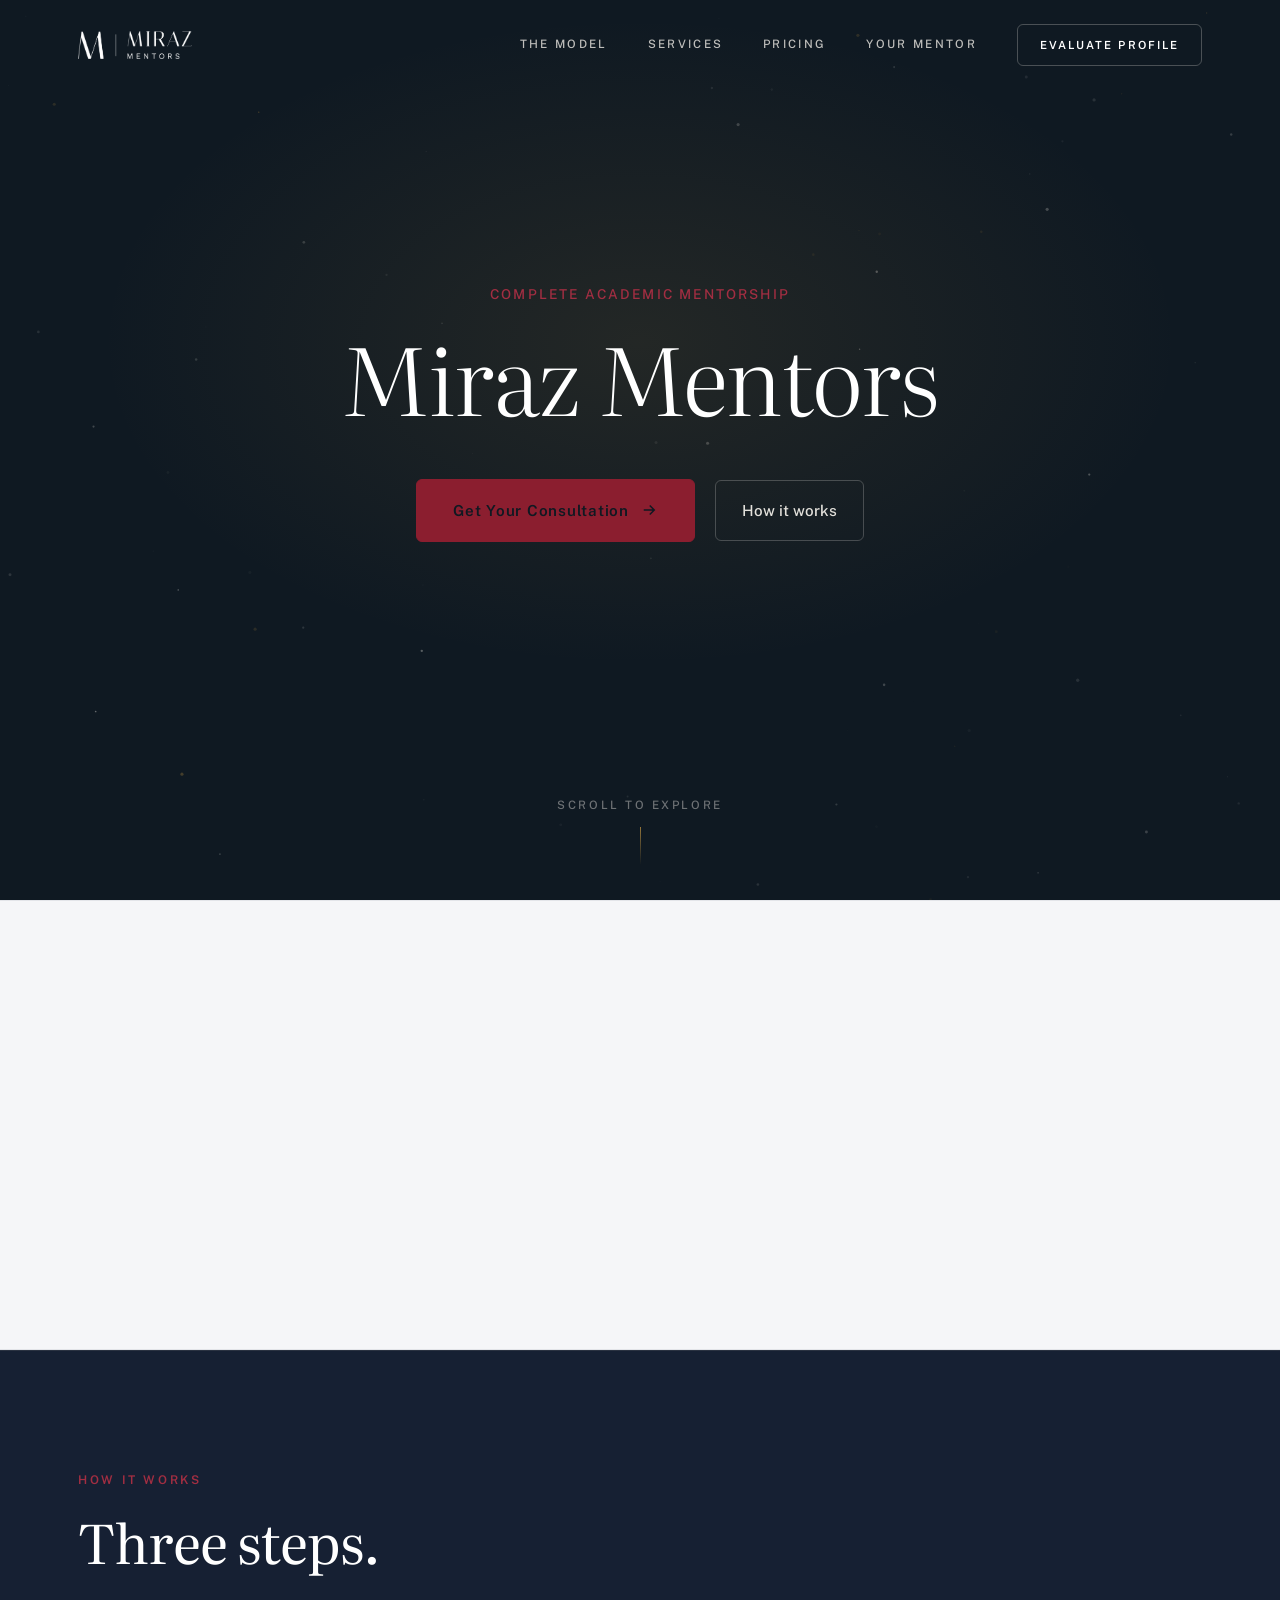
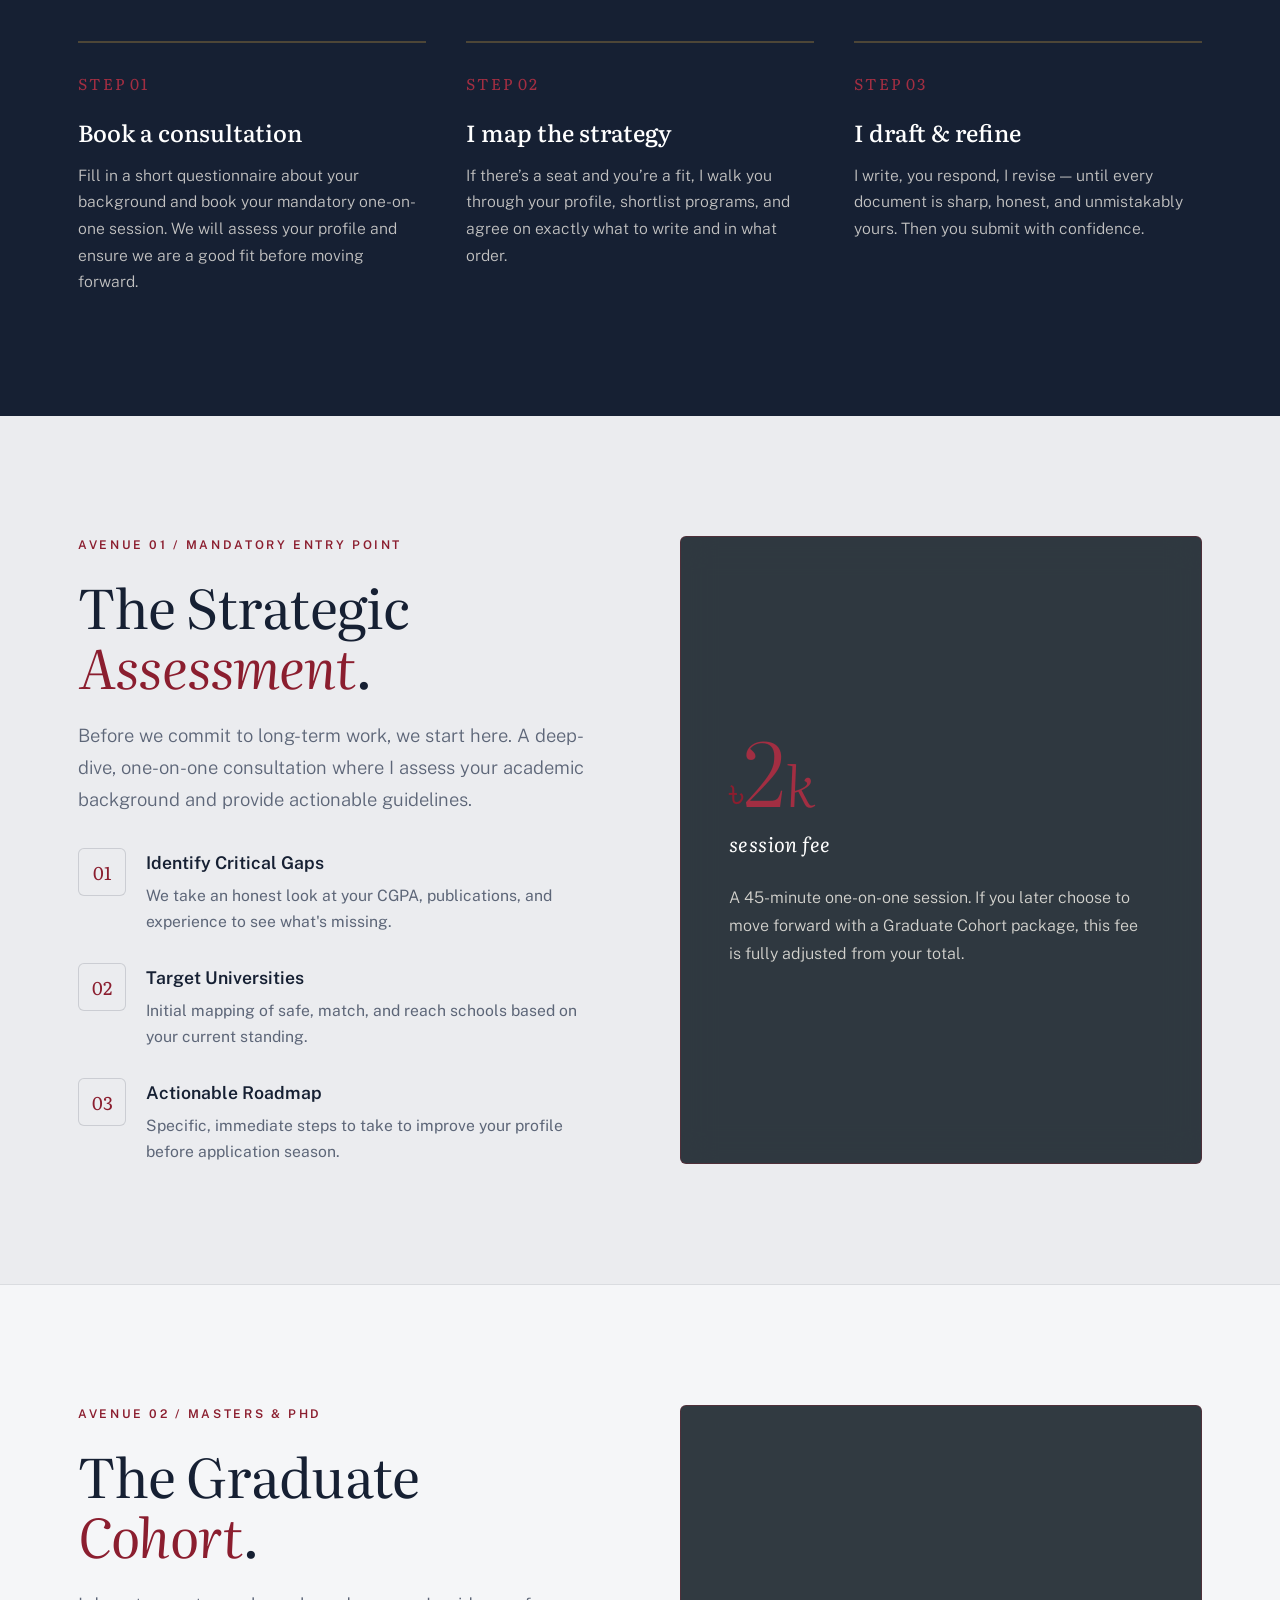
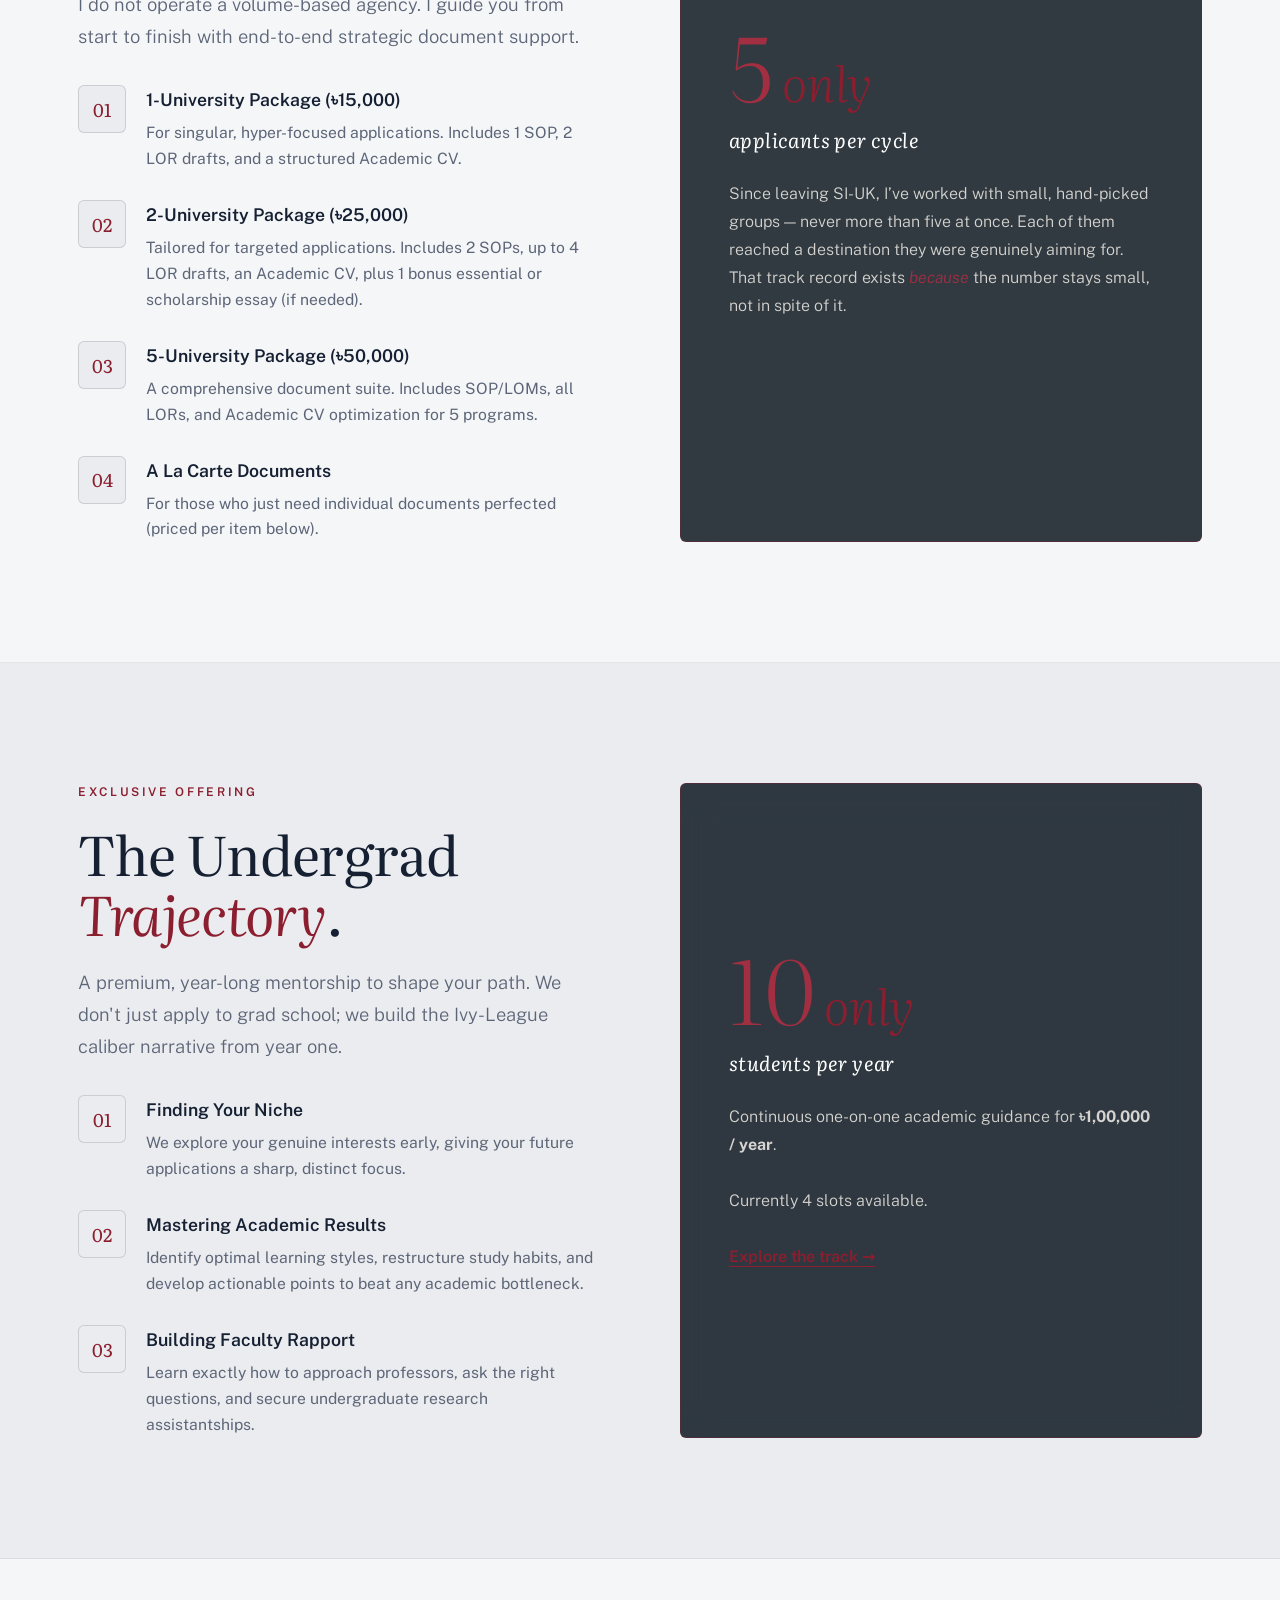
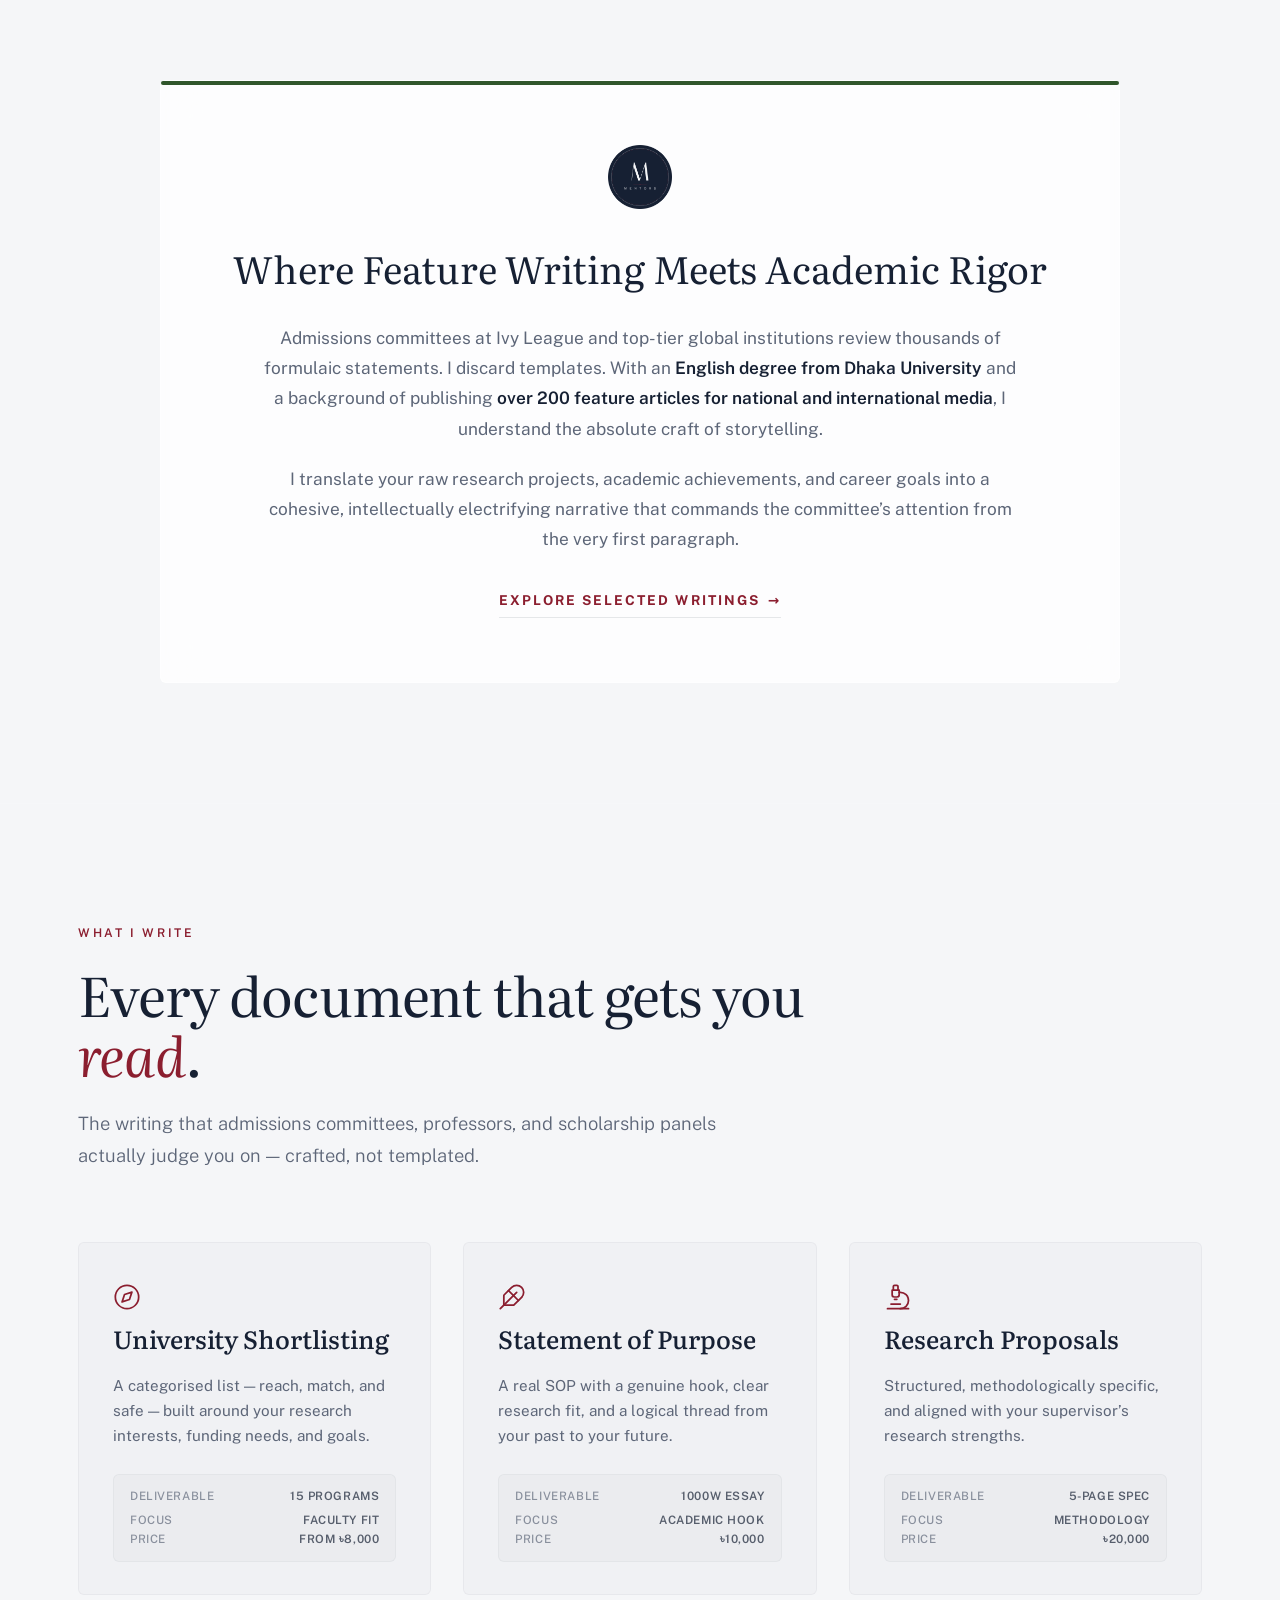
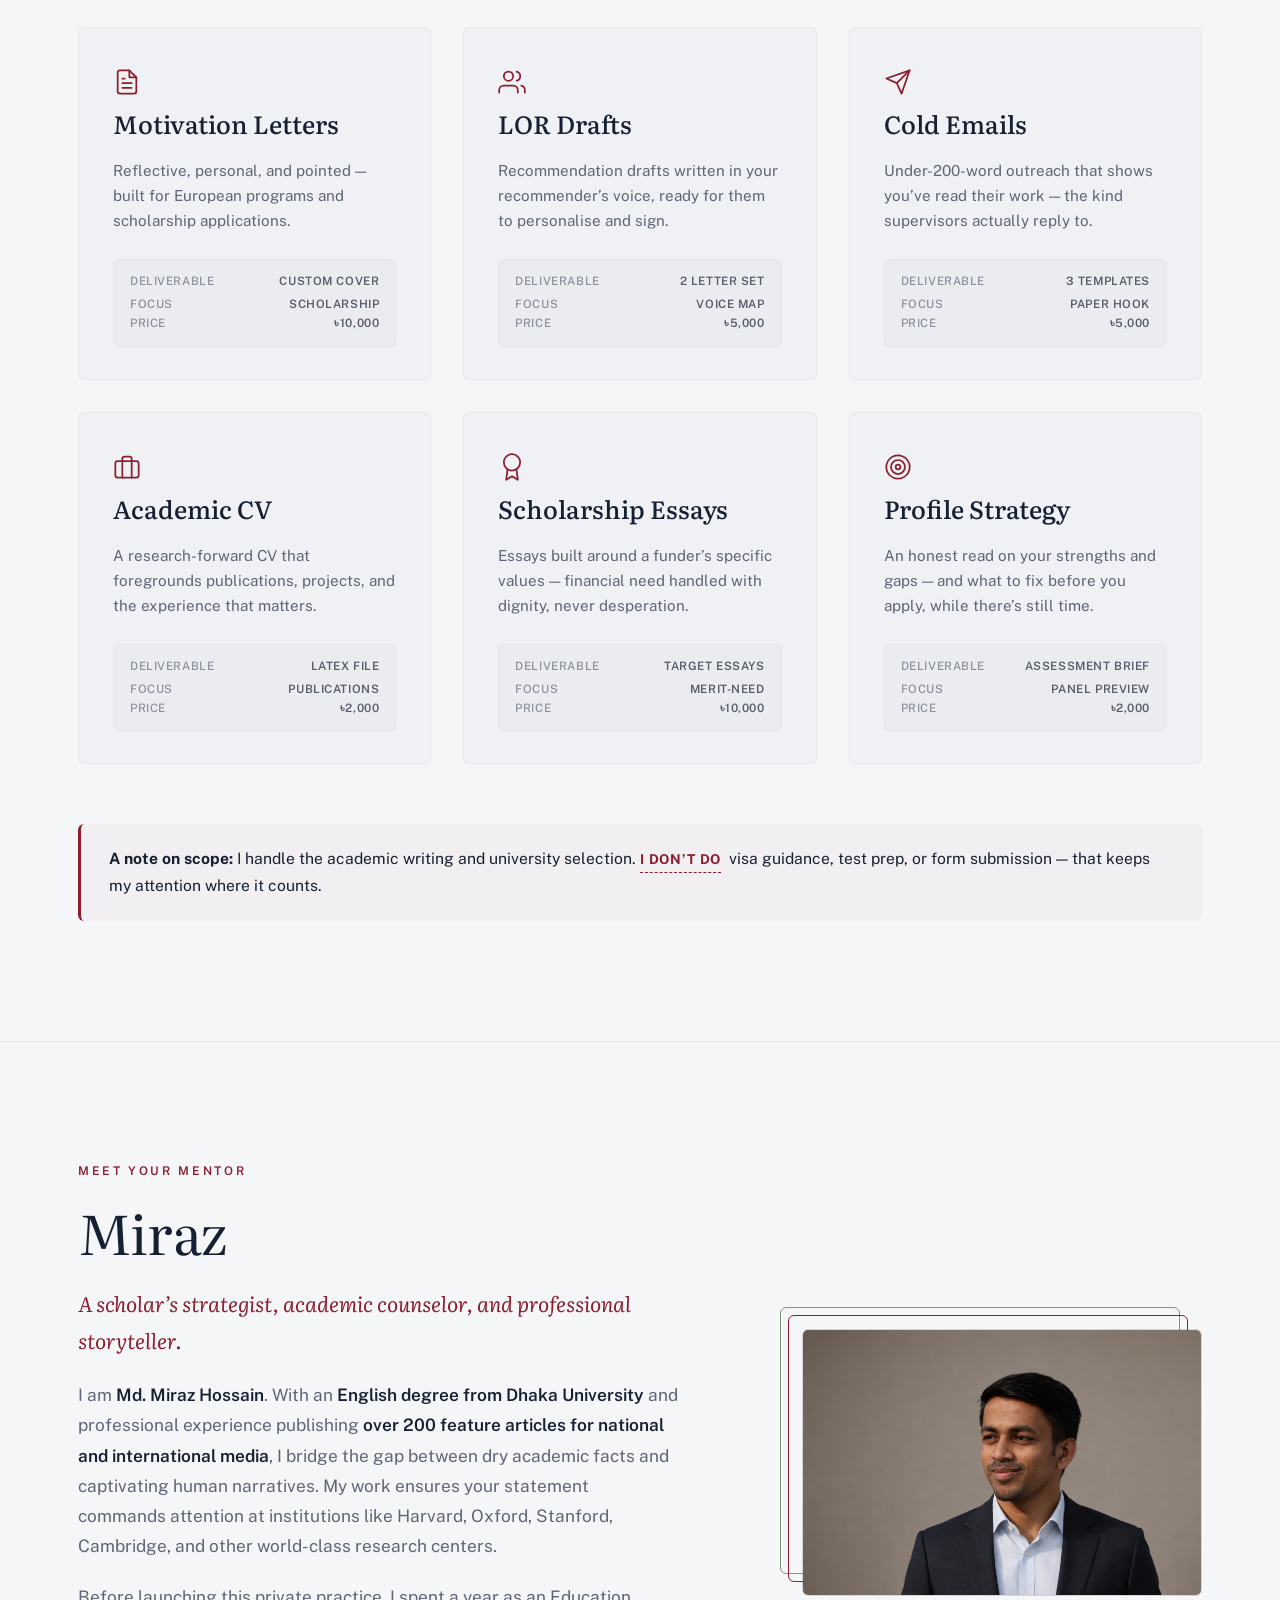
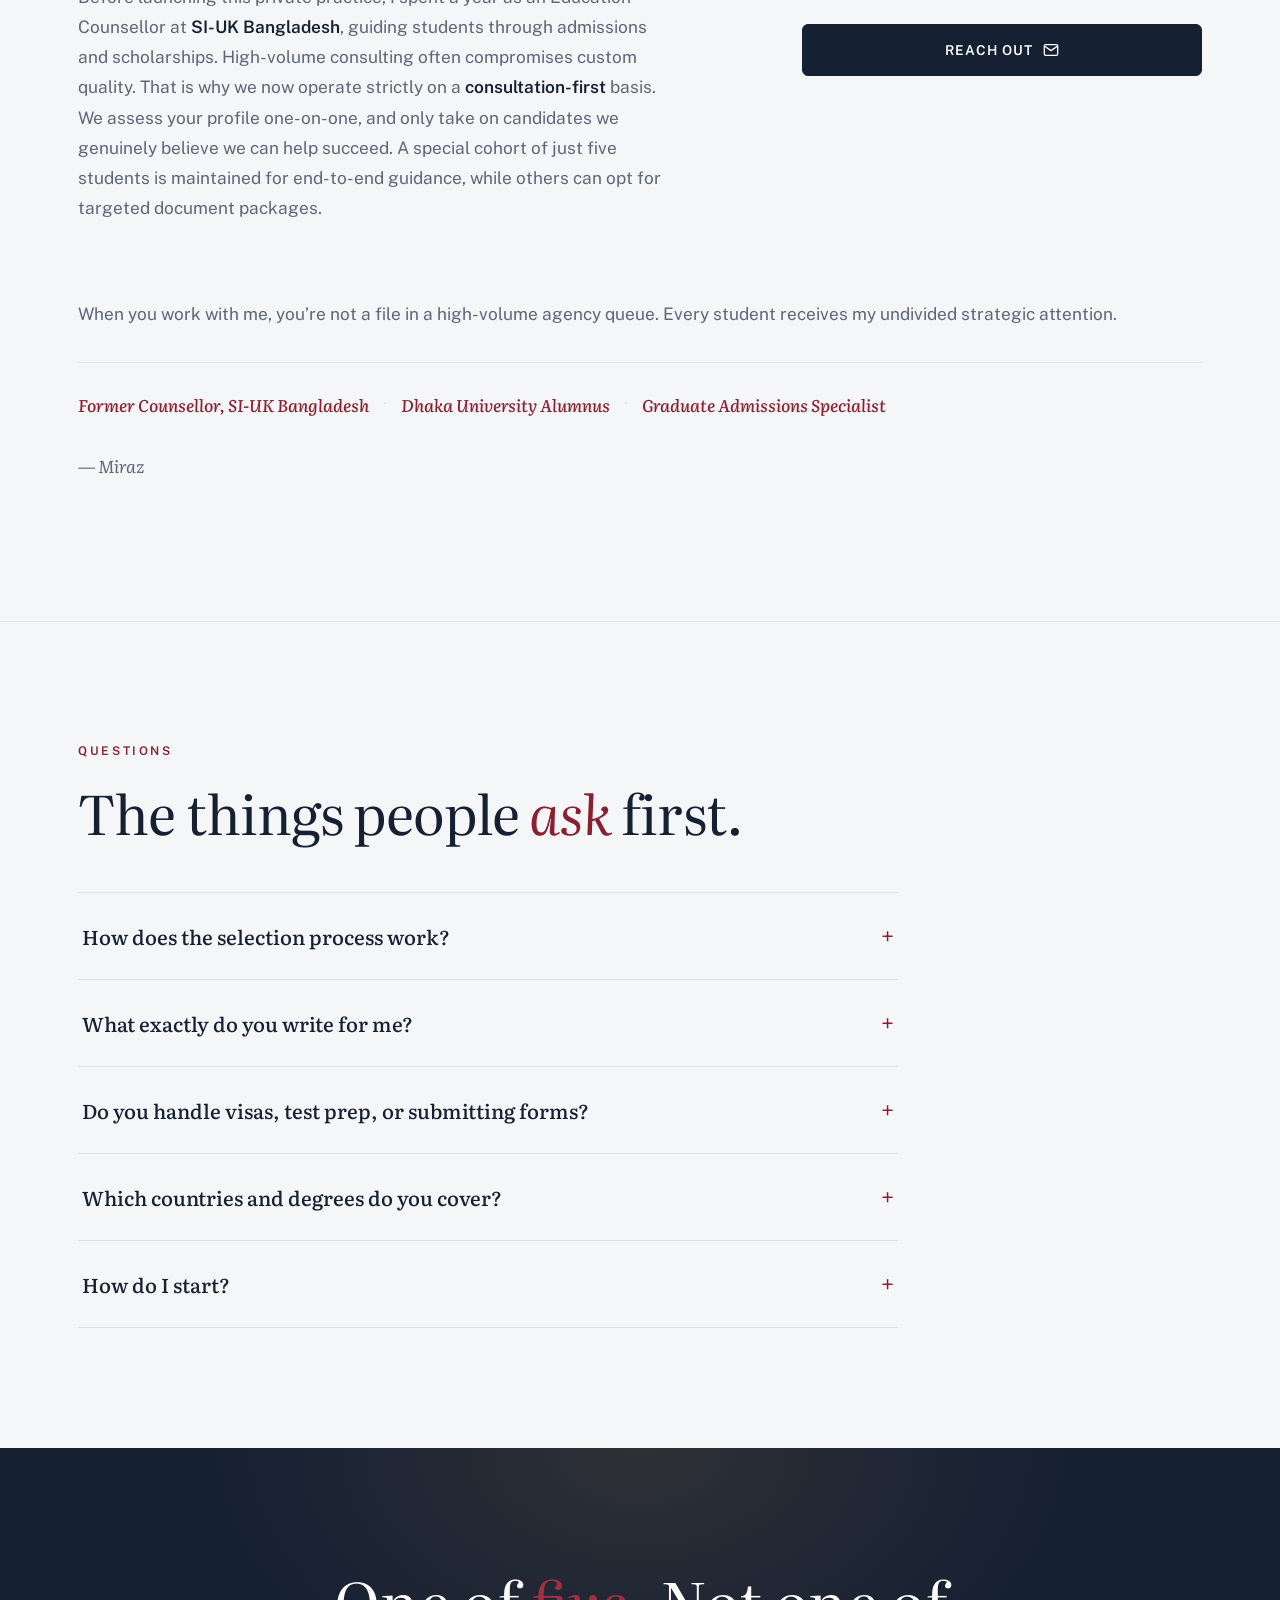
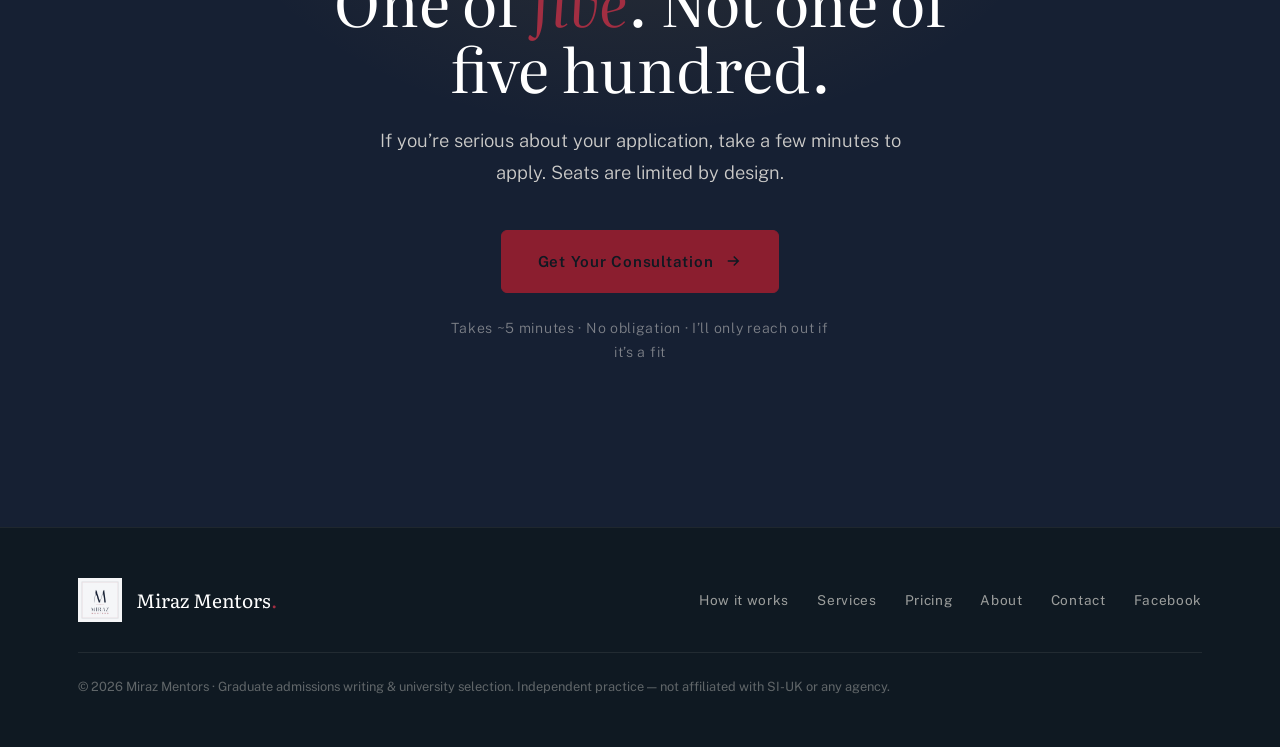
<file: index.html>
<!DOCTYPE html>
<html lang="en">
<head>
<meta charset="UTF-8">
<meta name="viewport" content="width=device-width, initial-scale=1.0">
<title>Miraz Mentors — Complete Academic Mentorship</title>
<meta name="description" content="Complete academic mentorship. Elite graduate admissions strategy and long-term undergraduate mentorship. Guided by Md. Miraz Hossain.">

<!-- SEO Meta and OpenGraph tags -->
<meta name="author" content="Miraz Mentors">
<meta name="keywords" content="PhD admissions, Masters admissions, SOP writing, Ivy League strategy, graduate school consultancy, Dhaka University English, Md. Miraz Hossain">

<!-- Favicon -->
<link rel="icon" type="image/png" href="assets/MirazMentors_profile_circle_navy.png">

<!-- Google Fonts — Cormorant Garamond (Serif) & Manrope (Sans Body/UI) -->
<link rel="preconnect" href="https://fonts.googleapis.com">
<link rel="preconnect" href="https://fonts.gstatic.com" crossorigin>
<link href="https://fonts.googleapis.com/css2?family=Public+Sans:wght@300;400;500;600;700&family=Literata:ital,opsz,wght@0,7..72,300;0,7..72,400;0,7..72,500;0,7..72,600;0,7..72,700;1,7..72,300;1,7..72,400;1,7..72,500;1,7..72,600;1,7..72,700&display=swap" rel="stylesheet">

<style>
/* Oxford Desk / Quiet Academic Color System */
:root {
  --ink: #162033;
  --ink-deep: #0F1922;
  --ink-soft: #5D6678;
  --paper: #F5F6F8; /* premium cool-slate alabaster */
  --paper-warm: #EBECEF; /* structures and panels */
  --cream: #FFFFFF; /* crisp pure white highlights */
  --gold: #8B1E2F; /* prestigious scholarly crimson/burgundy */
  --gold-soft: #A22E42;
  --green: #31572C;
  --line: rgba(22, 32, 51, 0.08); /* clean, soft dividers */
  
  --serif: 'Literata', Georgia, serif;
  --sans: 'Public Sans', system-ui, sans-serif;
  
  --transition: all 0.4s cubic-bezier(0.16, 1, 0.3, 1);
}

* {
  margin: 0;
  padding: 0;
  box-sizing: border-box;
}

/* Accessibility Focus Ring Replacement based on Web Interface Guidelines */
*:focus-visible {
  outline: 2px solid var(--gold);
  outline-offset: 4px;
}

html {
  scroll-behavior: smooth;
}

body {
  font-family: var(--sans);
  background: #F5F6F8;
  background-attachment: fixed;
  color: var(--ink);
  line-height: 1.65;
  font-smoothing: antialiased;
  overflow-x: hidden;
  font-weight: 400;
}

.wrap {
  max-width: 1180px;
  margin: 0 auto;
  padding: 0 28px;
}

/* ---------- NAVIGATION HEADER (Oxford floating style) ---------- */
.site-header {
  position: fixed;
  top: 0;
  left: 0;
  width: 100%;
  height: 90px;
  z-index: 1000;
  transition: var(--transition);
}

.site-header.scrolled {
  background-color: rgba(245, 246, 248, 0.97); /* var(--paper) with premium glassmorphism */
  
  
  border-bottom: 1px solid rgba(22, 32, 51, 0.1);
  height: 70px;
}

.header-container {
  max-width: 1180px;
  height: 100%;
  margin: 0 auto;
  padding: 0 28px;
  display: flex;
  align-items: center;
  justify-content: space-between;
}

.logo-wrapper {
  display: flex;
  align-items: center;
  text-decoration: none;
  height: 100%;
}

.logo-img {
  height: 28px; /* Balanced premium height for the cropped margin-free logo */
  width: auto;
  display: block;
  transition: var(--transition);
}

.site-header:not(.scrolled):not(.menu-open) .logo-img {
  /* Invert color to white/paper on dark unscrolled background */
  filter: brightness(0) invert(1);
}

.site-header.scrolled .logo-img {
  height: 22px; /* Slightly scaled down to fit perfectly inside the scrolled 70px header */
  filter: none;
}

.site-header.menu-open .logo-img {
  height: 22px;
  filter: none;
}

.desktop-nav {
  display: flex;
  align-items: center;
  gap: 2.5rem;
}

.mobile-menu-toggle {
  display: none;
  position: relative;
  width: 44px;
  height: 44px;
  border: 0;
  border-radius: 6px;
  background: transparent;
  color: var(--cream);
  cursor: pointer;
  align-items: center;
  justify-content: center;
  transition: color 0.3s ease, background-color 0.3s ease;
}

.mobile-menu-toggle span,
.mobile-menu-toggle::before,
.mobile-menu-toggle::after {
  content: "";
  display: block;
  width: 22px;
  height: 1px;
  background: currentColor;
  position: absolute;
  transition: transform 0.3s ease, opacity 0.3s ease;
}

.mobile-menu-toggle::before {
  transform: translateY(-7px);
}

.mobile-menu-toggle::after {
  transform: translateY(7px);
}

.site-header.scrolled .mobile-menu-toggle,
.site-header.menu-open .mobile-menu-toggle {
  color: var(--ink);
}

.site-header.menu-open .mobile-menu-toggle span {
  opacity: 0;
}

.site-header.menu-open .mobile-menu-toggle::before {
  transform: rotate(45deg);
}

.site-header.menu-open .mobile-menu-toggle::after {
  transform: rotate(-45deg);
}

.nav-link {
  text-decoration: none;
  font-family: var(--sans);
  font-size: 0.725rem;
  font-weight: 500;
  letter-spacing: 0.2em;
  text-transform: uppercase;
  color: rgba(250, 246, 239, 0.75);
  position: relative;
  padding: 0.5rem 0;
  transition: color 0.3s ease;
}

.site-header.scrolled .nav-link {
  color: var(--ink-soft);
}

.nav-link::after {
  content: '';
  position: absolute;
  bottom: 0;
  left: 0;
  width: 0;
  height: 1px;
  background-color: var(--gold);
  transition: var(--transition);
}

.nav-link:hover {
  color: var(--cream);
}

.site-header.scrolled .nav-link:hover {
  color: var(--ink);
}

.nav-link:hover::after {
  width: 100%;
}

.nav-cta {
  text-decoration: none;
  font-family: var(--sans);
  font-size: 0.7rem;
  font-weight: 600;
  letter-spacing: 0.18em;
  text-transform: uppercase;
  color: var(--cream);
  border: 1px solid rgba(250, 246, 239, 0.25);
  padding: 0.65rem 1.4rem;
  border-radius: 6px;
  transition: var(--transition);
}

.site-header.scrolled .nav-cta {
  color: var(--ink);
  border-color: var(--ink);
}

.nav-cta:hover {
  background-color: var(--gold);
  color: var(--ink-deep);
  border-color: var(--gold);
}

.site-header.scrolled .nav-cta:hover {
  background-color: var(--ink);
  color: var(--paper);
  border-color: var(--ink);
}

@media (max-width: 980px) {
  .header-container {
    padding: 0 20px;
  }

  .desktop-nav {
    gap: 1rem;
  }

  .nav-link {
    font-size: 0.66rem;
    letter-spacing: 0.14em;
  }

  .nav-cta {
    font-size: 0.64rem;
    letter-spacing: 0.12em;
    padding: 0.55rem 0.85rem;
  }
}

@media (max-width: 760px) {
  body.menu-open {
    overflow: hidden;
  }

  .site-header {
    height: 70px;
  }

  .site-header,
  .site-header.scrolled,
  .site-header.menu-open {
    background-color: rgba(245, 246, 248, 0.97);
    
    
    border-bottom: 1px solid rgba(22, 32, 51, 0.1);
  }

  .logo-img {
    height: 22px !important; /* Forces optimal logo sizing inside the 70px mobile header */
    filter: none !important;
  }

  .mobile-menu-toggle {
    color: var(--gold);
  }

  .header-container {
    justify-content: space-between;
    position: relative;
    padding: 0 28px;
  }

  .desktop-nav {
    position: fixed;
    top: 70px;
    left: 0;
    right: 0;
    display: flex;
    flex-direction: column;
    align-items: stretch;
    gap: 0;
    padding: 0.9rem 28px 1.2rem;
    background-color: rgba(245, 246, 248, 0.98);
    border-bottom: 1px solid rgba(22, 32, 51, 0.1);
    box-shadow: none;
    opacity: 0;
    pointer-events: none;
    transform: translateY(-12px);
    transition: opacity 0.25s ease, transform 0.25s ease;
  }

  .site-header.menu-open .desktop-nav {
    opacity: 1;
    pointer-events: auto;
    transform: translateY(0);
  }

  .nav-link,
  .site-header.scrolled .nav-link {
    color: var(--ink-soft);
    padding: 0.95rem 0;
    border-bottom: 1px solid rgba(22, 32, 51, 0.1);
  }

  .nav-link:hover,
  .site-header.scrolled .nav-link:hover {
    color: var(--ink);
  }

  .nav-link::after {
    display: none;
  }

  .nav-cta,
  .site-header.scrolled .nav-cta {
    color: var(--paper);
    background-color: var(--ink);
    border-color: var(--ink);
    margin-top: 1rem;
    text-align: center;
  }

  .mobile-menu-toggle {
    display: inline-flex;
  }
}

/* ---------- HERO (Quiet Academic, Twinkling Night Sky) ---------- */
.hero {
  position: relative;
  min-height: 100vh;
  background: var(--ink-deep);
  color: var(--cream);
  display: flex;
  flex-direction: column;
  overflow: hidden;
  padding-top: 90px;
}

#sparkles {
  position: absolute;
  inset: 0;
  z-index: 0;
  display: block;
}

.hero::after { /* Luxury radial overlay glow */
  content: "";
  position: absolute;
  inset: 0;
  z-index: 1;
  pointer-events: none;
  background:
    radial-gradient(900px 540px at 50% 38%, rgba(182, 141, 64, 0.12), transparent 60%),
    radial-gradient(100% 90% at 50% 120%, rgba(15, 25, 34, 0.95), transparent 70%);
}

.hero-center {
  position: relative;
  z-index: 3;
  flex: 1;
  display: flex;
  flex-direction: column;
  align-items: center;
  justify-content: center;
  text-align: center;
  padding: 40px 28px 100px;
}

.hero-eyebrow {
  font-size: 0.85rem;
  font-family: var(--sans);
  font-weight: 500;
  letter-spacing: 0.16em;
  text-transform: uppercase;
  color: var(--gold-soft);
  margin-bottom: 24px;
  opacity: 0;
  animation: rise 1s 0.15s cubic-bezier(0.16, 1, 0.3, 1) forwards;
  max-width: 90%;
  line-height: 1.5;
}

.hero h1 {
  font-family: var(--serif);
  font-weight: 300;
  font-size: clamp(3rem, 7.5vw, 5.8rem);
  line-height: 1.05;
  letter-spacing: -0.015em;
  color: var(--cream);
  margin-bottom: 38px;
  opacity: 0;
  animation: rise 1.1s 0.3s cubic-bezier(0.16, 1, 0.3, 1) forwards;
}

.hero-actions {
  display: flex;
  gap: 20px;
  flex-wrap: wrap;
  align-items: center;
  justify-content: center;
  opacity: 0;
  animation: rise 1.2s 0.45s cubic-bezier(0.16, 1, 0.3, 1) forwards;
  position: relative;
  z-index: 5;
}

.btn-primary {
  display: inline-flex;
  align-items: center;
  gap: 11px;
  background: var(--gold);
  color: var(--ink-deep);
  font-family: var(--sans);
  font-weight: 600;
  font-size: 0.95rem;
  letter-spacing: 0.05em;
  padding: 18px 36px;
  border-radius: 6px;
  text-decoration: none;
  transition: transform 0.3s cubic-bezier(0.2, 0.8, 0.2, 1), background 0.3s;
  border: 1px solid var(--gold);
}

.btn-primary:hover {
  background: var(--gold-soft);
  border-color: var(--gold-soft);
  transform: translateY(-3px);
}

.btn-primary svg {
  transition: transform 0.3s ease;
}

.btn-primary:hover svg {
  transform: translateX(4px);
}

.btn-ghost {
  display: inline-flex;
  align-items: center;
  gap: 9px;
  color: rgba(250, 246, 239, 0.9);
  text-decoration: none;
  font-family: var(--sans);
  font-size: 0.95rem;
  font-weight: 500;
  padding: 17px 26px;
  border: 1px solid rgba(250, 246, 239, 0.22);
  border-radius: 6px;
  transition: border-color 0.3s, color 0.3s, background 0.3s;
}

.btn-ghost:hover {
  color: var(--cream);
  border-color: var(--gold-soft);
  background: rgba(182, 141, 64, 0.08);
}

.scroll-hint {
  position: relative;
  z-index: 3;
  text-align: center;
  padding-bottom: 35px;
  font-size: 0.725rem;
  font-family: var(--sans);
  font-weight: 500;
  letter-spacing: 0.22em;
  text-transform: uppercase;
  color: rgba(250, 246, 239, 0.4);
  opacity: 0;
  animation: rise 1.3s 0.6s cubic-bezier(0.16, 1, 0.3, 1) forwards;
}

.scroll-hint .arrow {
  display: block;
  margin: 12px auto 0;
  width: 1px;
  height: 38px;
  background: linear-gradient(rgba(182, 141, 64, 0.8), transparent);
  animation: bob 2s ease-in-out infinite;
}

@keyframes bob {
  0%, 100% { transform: translateY(0); opacity: 0.7; }
  50% { transform: translateY(7px); opacity: 0.3; }
}

@keyframes rise {
  from { opacity: 0; transform: translateY(26px); }
  to { opacity: 1; transform: translateY(0); }
}

/* ---------- section scaffolding ---------- */
section {
  position: relative;
  z-index: 2;
  scroll-margin-top: 100px;
}

.pad {
  padding: 120px 0;
}

.sec-eyebrow {
  font-family: var(--sans);
  font-size: 0.75rem;
  font-weight: 600;
  letter-spacing: 0.22em;
  text-transform: uppercase;
  color: var(--gold);
  margin-bottom: 20px;
  display: block;
}

.sec-title {
  font-family: var(--serif);
  font-weight: 400;
  font-size: clamp(2.2rem, 4.5vw, 3.4rem);
  line-height: 1.1;
  letter-spacing: -0.015em;
  color: var(--ink);
  margin-bottom: 24px;
}

.sec-title em {
  font-style: italic;
  color: var(--gold);
}

.sec-intro {
  font-size: 1.15rem;
  font-family: var(--sans);
  font-weight: 300;
  color: var(--ink-soft);
  max-width: 58ch;
  line-height: 1.75;
}

/* ---------- HOW IT WORKS (the spine) ---------- */
.how {
  background: var(--ink);
  color: var(--cream);
  border-top: 1px solid rgba(216, 205, 184, 0.1);
}

.how .sec-eyebrow {
  color: var(--gold-soft);
}

.how .sec-title {
  color: var(--cream);
}

.how .sec-title em {
  color: var(--gold-soft);
}

.how-head {
  max-width: 680px;
  margin-bottom: 70px;
}

.how-head .sec-intro {
  color: rgba(250, 246, 239, 0.74);
}

.steps {
  display: grid;
  grid-template-columns: repeat(3, 1fr);
  gap: 40px;
}

@media(max-width:760px) {
  .steps {
    grid-template-columns: 1fr;
    gap: 32px;
  }
}

.step {
  padding-top: 28px;
  border-top: 2px solid rgba(182, 141, 64, 0.35);
}

.step .sn {
  font-family: var(--serif);
  font-size: 0.98rem;
  color: var(--gold-soft);
  letter-spacing: 0.12em;
  margin-bottom: 16px;
}

.step h4 {
  font-family: var(--serif);
  font-size: 1.45rem;
  font-weight: 500;
  margin-bottom: 12px;
  color: var(--cream);
}

.step p {
  font-size: 0.98rem;
  font-family: var(--sans);
  font-weight: 300;
  color: rgba(250, 246, 239, 0.76);
  line-height: 1.7;
}

/* ---------- APPROACH ---------- */
.approach {
  background: transparent;
}

.approach-grid {
  display: grid;
  grid-template-columns: 1fr 1fr;
  gap: 80px;
  
}

@media(max-width:880px) {
  .approach-grid {
    grid-template-columns: 1fr;
    gap: 48px;
  }
}

.approach-points {
  margin-top: 40px;
  display: flex;
  flex-direction: column;
  gap: 28px;
}

.point {
  display: flex;
  gap: 20px;
  align-items: flex-start;
}

.point .pn {
  font-family: var(--serif);
  font-size: 1.15rem;
  color: var(--gold);
  border: 1px solid rgba(22, 32, 51, 0.15); border-radius: 6px;
  width: 48px;
  height: 48px;
  border-radius: 6px;
  display: flex;
  align-items: center;
  justify-content: center;
  flex-shrink: 0;
  background-color: var(--paper-warm);
}

.point h4 {
  font-size: 1.1rem;
  font-family: var(--sans);
  font-weight: 600;
  margin-bottom: 6px;
  color: var(--ink);
}

.point p {
  font-size: 0.98rem;
  color: var(--ink-soft);
  font-weight: 400;
  line-height: 1.65;
}

/* Exclusivity Card as a "Luxury Admissions Object" with dark glassmorphism */
.approach-card {
  background: rgba(15, 25, 34, 0.85); /* dark frosted glass */
  backdrop-filter: blur(16px);
  backdrop-filter: blur(16px);
  color: var(--cream);
  padding: 56px 48px;
  border-radius: 6px;
  position: relative;
  box-shadow: none;
  border: 1px solid rgba(139, 30, 47, 0.35); /* thin crimson border */
}

.approach-card .big {
  font-family: var(--serif);
  font-size: 5.8rem;
  line-height: 0.85;
  color: var(--gold-soft);
  font-weight: 300;
}

.approach-card .big bold {
  font-size: 1.6rem;
  vertical-align: super;
  font-weight: 400;
  font-family: var(--serif);
  font-style: italic;
}

.approach-card .cap {
  font-size: 1.25rem;
  font-weight: 400;
  margin: 20px 0 24px;
  font-family: var(--serif);
  font-style: italic;
  color: var(--cream);
  letter-spacing: 0.02em;
}

.approach-card .desc {
  font-size: 1rem;
  font-weight: 300;
  color: rgba(250, 246, 239, 0.82);
  line-height: 1.75;
}

.approach-card .desc em {
  font-style: italic;
  color: var(--gold-soft);
}

/* ---------- PHILOSOPHY (Where Feature Writing Meets Academic Rigor) ---------- */
.philosophy {
  background: linear-gradient(135deg, rgba(60, 16, 23, 0.85) 0%, rgba(26, 5, 8, 0.95) 100%), url('https://images.unsplash.com/photo-1455390582262-044cdead277a?auto=format&fit=crop&w=2000&q=80') center/cover no-repeat; background-attachment: fixed;
  border-top: 1px solid rgba(255, 255, 255, 0.08);
  border-bottom: 1px solid rgba(255, 255, 255, 0.08);
}

.philosophy-card {
  background: rgba(255, 255, 255, 0.78); /* light frosted glass pane */
  backdrop-filter: blur(20px);
  backdrop-filter: blur(20px);
  color: var(--ink);
  padding: 64px 52px;
  border-radius: 6px;
  text-align: center;
  box-shadow: none;
  max-width: 960px;
  margin: 0 auto;
  border: 1px solid rgba(255, 255, 255, 0.55);
  position: relative;
  transition: transform 0.45s cubic-bezier(0.16, 1, 0.3, 1), 
              background-color 0.45s ease, 
              box-shadow 0.45s ease;
}

.philosophy-card:hover {
  background: rgba(255, 255, 255, 0.88);
  transform: translateY(-8px);
  box-shadow: none;
  border-color: rgba(255, 255, 255, 0.75);
}

/* Restrained scholarly green border at the top of the card */
.philosophy-card::before {
  content: "";
  position: absolute;
  top: 0;
  left: 0;
  right: 0;
  height: 4px;
  background-color: var(--green);
  border-radius: 6px;
}

.philosophy-brand-icon {
  width: 64px;
  height: 64px;
  margin-bottom: 20px;
  display: inline-block;
  object-fit: contain;
  transition: transform 0.4s cubic-bezier(0.16, 1, 0.3, 1);
}

.philosophy-card:hover .philosophy-brand-icon {
  transform: scale(1.08) rotate(3deg);
}

.philosophy-title {
  font-family: var(--serif);
  font-size: 2.35rem;
  font-weight: 400;
  margin-bottom: 24px;
  color: var(--ink);
}

.philosophy-body {
  font-size: 1.08rem;
  font-weight: 400;
  color: var(--ink-soft);
  max-width: 760px;
  margin: 0 auto 20px auto;
  line-height: 1.75;
}

.philosophy-body strong {
  color: var(--ink);
  font-weight: 600;
}

.philosophy-action {
  margin-top: 32px;
}

.philosophy-link {
  display: inline-flex;
  align-items: center;
  gap: 8px;
  font-family: var(--sans);
  font-size: 0.85rem;
  font-weight: 700;
  letter-spacing: 0.15em;
  text-transform: uppercase;
  color: var(--gold);
  text-decoration: none;
  border-bottom: 1px solid rgba(22, 32, 51, 0.1);
  padding-bottom: 6px;
  transition: var(--transition);
}

.philosophy-link:hover {
  color: var(--ink);
  border-color: var(--ink);
  transform: translateY(-1px);
}

.philosophy-link .link-arrow {
  transition: transform 0.3s ease;
  display: inline-block;
}

.philosophy-link:hover .link-arrow {
  transform: translateX(4px);
}

/* ---------- SERVICES ---------- */
.services {
  background: transparent;
}

.svc-head {
  max-width: 760px;
  margin-bottom: 70px;
}

/* ---------- CREATIVE MANUSCRIPT SERVICES GRID ---------- */
.svc-grid {
  display: grid;
  grid-template-columns: repeat(3, 1fr);
  gap: 32px;
  margin-top: 50px;
}

/* Glassmorphic card design representing academic prospectus sheet */
.svc-card {
  background: rgba(235, 236, 239, 0.45);
  
  
  border: 1px solid rgba(22, 32, 51, 0.04);
  border-radius: 6px;
  padding: 40px 34px 34px 34px;
  display: flex;
  flex-direction: column;
  justify-content: space-between;
  min-height: 330px;
  transition: transform 0.4s cubic-bezier(0.16, 1, 0.3, 1), 
              box-shadow 0.4s cubic-bezier(0.16, 1, 0.3, 1), 
              background-color 0.4s cubic-bezier(0.16, 1, 0.3, 1),
              border-color 0.4s cubic-bezier(0.16, 1, 0.3, 1);
  position: relative;
  overflow: hidden;
  box-shadow: none;
}

/* Scholarly top accent border that expands outwards from the center on hover */
.svc-card::before {
  content: "";
  position: absolute;
  top: 0;
  left: 50%;
  width: 0;
  height: 3px;
  background-color: var(--gold);
  transition: width 0.4s cubic-bezier(0.16, 1, 0.3, 1), left 0.4s cubic-bezier(0.16, 1, 0.3, 1);
}

.svc-card:hover::before {
  width: 100%;
  left: 0;
}

.svc-card:hover {
  background-color: rgba(255, 255, 255, 0.6);
  transform: translateY(-8px);
  box-shadow: none;
  border-color: rgba(139, 30, 47, 0.15);
}

.svc-card-header {
  margin-bottom: 18px;
}





.svc-icon {
  color: var(--gold);
  width: 28px;
  height: 28px;
  display: block;
  margin-bottom: 12px;
}
.svc-num {
  font-family: var(--serif);
  font-size: 1.15rem;
  font-style: italic;
  color: var(--gold);
  display: block;
  margin-bottom: 8px;
  font-weight: 500;
  transition: transform 0.4s ease;
}

.svc-card:hover 


.svc-num {
  transform: scale(1.05) translateX(2px);
}

.svc-card-header h3 {
  font-family: var(--serif);
  font-size: 1.55rem;
  font-weight: 500;
  color: var(--ink);
  line-height: 1.3;
  transition: color 0.3s ease;
}

.svc-card:hover .svc-card-header h3 {
  color: var(--gold);
}

.svc-card p {
  font-size: 0.95rem;
  font-family: var(--sans);
  color: var(--ink-soft);
  font-weight: 400;
  line-height: 1.65;
  margin-bottom: 24px;
}

/* Hand-crafted admissions spec sheet metadata box representing detailed work */
.svc-spec-box {
  background: rgba(22, 32, 51, 0.03);
  border: 1px solid rgba(22, 32, 51, 0.05);
  border-radius: 6px;
  padding: 12px 16px;
  margin-top: auto;
  opacity: 0.7;
  transition: opacity 0.4s ease, background-color 0.4s ease, border-color 0.4s ease, transform 0.4s ease;
  transform: translateY(2px);
}

.svc-card:hover .svc-spec-box {
  opacity: 1;
  background-color: rgba(139, 30, 47, 0.03);
  border-color: rgba(139, 30, 47, 0.1);
  transform: translateY(0);
}

.spec-line {
  display: flex;
  justify-content: space-between;
  font-size: 0.725rem;
  font-family: var(--sans);
  letter-spacing: 0.05em;
  text-transform: uppercase;
  color: var(--ink-soft);
}

.spec-line:first-child {
  margin-bottom: 4px;
}

.spec-label {
  font-weight: 500;
}

.spec-value {
  font-weight: 600;
  color: var(--ink);
}

.svc-card:hover .spec-value {
  color: var(--gold);
}

.svc-note {
  margin-top: 60px;
  font-size: 0.98rem;
  color: var(--ink);
  font-family: var(--sans);
  background-color: rgba(139, 30, 47, 0.03); /* soft crimson tint */
  border-left: 3px solid var(--gold); /* prestigious crimson indicator */
  padding: 22px 28px;
  border-radius: 6px;
  line-height: 1.65;
}

.scope-warning {
  color: var(--gold);
  font-weight: 700;
  text-transform: uppercase;
  font-size: 0.85rem;
  letter-spacing: 0.06em;
  border-bottom: 1px dashed var(--gold);
  padding-bottom: 1px;
  margin-right: 4px;
  display: inline-block;
}

@media(max-width: 980px) {
  .svc-grid {
    grid-template-columns: repeat(2, 1fr);
    gap: 24px;
  }
}

@media(max-width: 680px) {
  .svc-grid {
    grid-template-columns: 1fr !important;
    gap: 20px;
  }
}

/* ---------- ABOUT (Meet Your Mentor) ---------- */
.about {
  background: transparent;
  border-top: 1px solid var(--line);
}

.about-grid {
  display: grid;
  grid-template-columns: 1.15fr 0.85fr;
  gap: 32px 80px;
  align-items: center;
}

@media(max-width:880px) {
  .about-grid {
    grid-template-columns: 1fr;
    gap: 40px;
  }
  .portrait-frame {
    justify-self: center !important;
  }
  .about-portrait-col {
    justify-self: center !important;
  }
  .about-extended {
    grid-column: span 1 !important;
    margin-top: 0 !important;
  }
}

.portrait-frame {
  position: relative;
  transition: transform 0.45s cubic-bezier(0.16, 1, 0.3, 1), box-shadow 0.45s ease-out;
  will-change: transform, box-shadow;
  max-width: 400px;
  width: 100%;
  justify-self: end;
}

.about-extended {
  grid-column: span 2;
  margin-top: 24px;
}

.portrait-frame img {
  width: 100%;
  border-radius: 6px;
  display: block;
  filter: saturate(0.9) contrast(1.01);
  box-shadow: none;
  border: 1px solid rgba(22, 32, 51, 0.15); border-radius: 6px;
  transition: transform 0.45s cubic-bezier(0.16, 1, 0.3, 1);
  will-change: transform;
}

/* Scholarly multi-layered borders offset inward to the left to prevent clipping */
.portrait-frame::before {
  content: "";
  position: absolute;
  inset: -14px 14px 14px -14px;
  border: 1px solid var(--gold);
  border-radius: 6px;
  z-index: -1;
  transition: transform 0.45s cubic-bezier(0.16, 1, 0.3, 1);
  will-change: transform;
}

.portrait-frame::after {
  content: "";
  position: absolute;
  inset: -22px 22px 22px -22px;
  border: 1px solid var(--green);
  border-radius: 6px;
  z-index: -2;
  opacity: 0.6;
  transition: transform 0.45s cubic-bezier(0.16, 1, 0.3, 1);
  will-change: transform;
}

/* Elegant restrained hover float (respects prefers-reduced-motion) */
@media (prefers-reduced-motion: no-preference) {
  .portrait-frame:hover {
    transform: translateY(-10px) scale(1.01);
    box-shadow: none;
  }
  .portrait-frame:hover img {
    transform: rotate(0.5deg);
  }
  .portrait-frame:hover::before {
    transform: translate(3px, 3px);
  }
  .portrait-frame:hover::after {
    transform: translate(-3px, -3px);
  }
}

.about p {
  font-size: 1.08rem;
  font-weight: 400;
  color: var(--ink-soft);
  margin-bottom: 20px;
  line-height: 1.75;
}

.about p strong {
  color: var(--ink);
  font-weight: 600;
}

.cred {
  display: flex;
  gap: 14px;
  align-items: center;
  margin-top: 32px;
  padding-top: 28px;
  border-top: 1px solid var(--line);
  flex-wrap: wrap;
}

.cred .badge {
  font-family: var(--serif);
  font-style: italic;
  font-size: 1.06rem;
  color: var(--gold);
  font-weight: 500;
}

.cred .sep {
  color: var(--line);
}

.signoff {
  font-family: var(--serif);
  font-style: italic;
  font-size: 1.45rem;
  margin-top: 32px;
  color: var(--ink);
}

/* ---------- FAQ (Consistent with Visual Reference) ---------- */
.faq {
  background: transparent;
  border-top: 1px solid var(--line);
}

.faq-list {
  max-width: 820px;
  margin-top: 50px;
  border-top: 1px solid var(--line);
}

.faq-item {
  border-bottom: 1px solid rgba(22, 32, 51, 0.1);
}

.faq-q {
  width: 100%;
  background: none;
  border: none;
  cursor: pointer;
  text-align: left;
  display: flex;
  justify-content: space-between;
  align-items: center;
  gap: 20px;
  padding: 28px 4px;
  font-family: var(--serif);
  font-size: 1.25rem;
  font-weight: 500;
  color: var(--ink);
  transition: color 0.3s;
}

.faq-q:hover {
  color: var(--gold);
}

.faq-q .pm {
  font-size: 1.5rem;
  color: var(--gold);
  transition: transform 0.3s;
  font-family: var(--sans);
  font-weight: 300;
}

.faq-item.open .pm {
  transform: rotate(45deg);
}

.faq-a {
  max-height: 0;
  overflow: hidden;
  transition: max-height 0.4s cubic-bezier(0.16, 1, 0.3, 1);
}

.faq-a p {
  padding: 0 4px 30px;
  font-size: 1rem;
  font-weight: 400;
  color: var(--ink-soft);
  line-height: 1.75;
  max-width: 68ch;
}

/* ---------- FINAL CTA ---------- */
.final {
  background: var(--ink);
  color: var(--cream);
  text-align: center;
  position: relative;
  overflow: hidden;
}

.final::after {
  content: "";
  position: absolute;
  inset: 0;
  z-index: 0;
  background: radial-gradient(700px 460px at 50% 0%, rgba(182, 141, 64, 0.15), transparent 62%);
}

.final .wrap {
  position: relative;
  z-index: 2;
}

.final h2 {
  font-family: var(--serif);
  font-weight: 400;
  font-size: clamp(2.2rem, 5.5vw, 3.8rem);
  line-height: 1.1;
  max-width: 18ch;
  margin: 0 auto 24px;
  color: var(--cream);
}

.final h2 em {
  font-style: italic;
  color: var(--gold-soft);
}

.final p {
  font-size: 1.15rem;
  font-family: var(--sans);
  font-weight: 300;
  color: rgba(250, 246, 239, 0.8);
  max-width: 48ch;
  margin: 0 auto 42px;
  line-height: 1.7;
}

.final .btn-primary {
  margin: 0 auto;
}

.final .micro {
  margin-top: 24px;
  font-size: 0.88rem;
  color: rgba(250, 246, 239, 0.45);
  letter-spacing: 0.05em;
  font-family: var(--sans);
}

/* ---------- FOOTER ---------- */
footer {
  background: var(--ink-deep);
  color: rgba(250, 246, 239, 0.55);
  padding: 50px 0;
  position: relative;
  z-index: 2;
  border-top: 1px solid rgba(216, 205, 184, 0.08);
}

footer .wrap {
  display: flex;
  justify-content: space-between;
  align-items: center;
  gap: 20px;
  flex-wrap: wrap;
}

.foot-brand-wrapper {
  display: flex;
  align-items: center;
  gap: 14px;
}

.foot-logo-img {
  height: 44px; /* Refined from 58px to match the text height perfectly */
  width: auto;
  display: block;
  transition: transform 0.4s cubic-bezier(0.16, 1, 0.3, 1);
}

.foot-brand-wrapper:hover .foot-logo-img {
  transform: rotate(-5deg) scale(1.05);
}

.foot-brand {
  font-family: var(--serif);
  font-size: 1.2rem;
  color: var(--cream);
}

.foot-brand .dot {
  color: var(--gold-soft);
}

.foot-links {
  display: flex;
  gap: 28px;
  flex-wrap: wrap;
}

.foot-links a {
  color: rgba(250, 246, 239, 0.6);
  text-decoration: none;
  font-family: var(--sans);
  font-size: 0.85rem;
  transition: color 0.25s;
  letter-spacing: 0.05em;
}

.foot-links a:hover {
  color: var(--gold-soft);
}

.foot-fine {
  font-size: 0.8rem;
  font-family: var(--sans);
  color: rgba(250, 246, 239, 0.35);
  width: 100%;
  border-top: 1px solid rgba(250, 246, 239, 0.08);
  padding-top: 24px;
  margin-top: 10px;
  line-height: 1.6;
}

/* reveal on scroll */
.reveal {
  opacity: 0;
  transform: translateY(34px);
  transition: opacity 0.8s cubic-bezier(0.16, 1, 0.3, 1), transform 0.8s cubic-bezier(0.16, 1, 0.3, 1);
}

.reveal.in {
  opacity: 1;
  transform: none;
}

@media(prefers-reduced-motion:reduce) {
  .reveal {
    opacity: 1;
    transform: none;
    transition: none;
  }
  .hero-eyebrow, .hero h1, .hero-actions, .scroll-hint {
    animation: none;
    opacity: 1;
  }
}
</style>
</head>
<body>

<!-- Minimalist Floating Header Navigation -->
<header class="site-header">
  <div class="header-container">
    <a href="#" class="logo-wrapper" id="header-logo-link" aria-label="Miraz Mentors Home">
      <img src="assets/MirazMentors_wordmark_horizontal.png" alt="Miraz Mentors" class="logo-img">
    </a>
    <button class="mobile-menu-toggle" type="button" aria-label="Open navigation menu" aria-expanded="false" aria-controls="primary-navigation">
      <span></span>
    </button>
    <nav class="desktop-nav" id="primary-navigation">
      <a href="#how" class="nav-link" id="nav-model-link">The Model</a>
      <a href="#services" class="nav-link" id="nav-services-link">Services</a>
      <a href="#assessment" class="nav-link" id="nav-pricing-link">Pricing</a>
      <a href="#about" class="nav-link" id="nav-about-link">Your Mentor</a>
      <a href="https://docs.google.com/forms/d/e/1FAIpQLSfRdKo-xU5BMQUUrWLnGfhw4Zheixrhl3XvlQOpE4dVat0g1Q/viewform?usp=header" target="_blank" rel="noopener noreferrer" class="nav-cta" id="nav-cta-link">Evaluate Profile</a>
    </nav>
  </div>
</header>

<!-- ============ HERO ============ -->
<header class="hero">
  <canvas id="sparkles"></canvas>

  <div class="hero-center">
    <div class="hero-eyebrow">Complete academic mentorship</div>
    <h1>Miraz Mentors</h1>
    <div class="hero-actions" style="margin-top: 15px;">
      <a class="btn-primary" href="https://docs.google.com/forms/d/e/1FAIpQLSfRdKo-xU5BMQUUrWLnGfhw4Zheixrhl3XvlQOpE4dVat0g1Q/viewform?usp=header" target="_blank" rel="noopener">
        Get Your Consultation
        <svg aria-hidden="true" width="18" height="18" viewBox="0 0 24 24" fill="none" stroke="currentColor" stroke-width="2"><path d="M5 12h14M13 6l6 6-6 6"/></svg>
      </a>
      <a class="btn-ghost" href="#how">How it works</a>
    </div>
    
    
  </div>

  <div class="scroll-hint">Scroll to explore<span class="arrow"></span></div>
</header>



<!-- ============ IMAGE BANNER ============ -->
<section style="height: 50vh; min-height: 400px; background: url('https://images.unsplash.com/photo-1612563958093-2c3bcfbd8760?auto=format&fit=crop&w=2000&q=80') center/cover no-repeat; background-attachment: fixed; border-top: 1px solid var(--line); border-bottom: 1px solid var(--line);">
</section>

<!-- ============ HOW IT WORKS ============ -->
<section id="how" class="how pad">
  <div class="wrap">
    <div class="how-head reveal">
      <span class="sec-eyebrow">How It Works</span>
      <h2 class="sec-title">Three steps.</h2>
    </div>
    <div class="steps">
      <div class="step reveal">
        <div class="sn">STEP 01</div>
        <h4>Book a consultation</h4>
        <p>Fill in a short questionnaire about your background and book your mandatory one-on-one session. We will assess your profile and ensure we are a good fit before moving forward.</p>
      </div>
      <div class="step reveal">
        <div class="sn">STEP 02</div>
        <h4>I map the strategy</h4>
        <p>If there’s a seat and you’re a fit, I walk you through your profile, shortlist programs, and agree on exactly what to write and in what order.</p>
      </div>
      <div class="step reveal">
        <div class="sn">STEP 03</div>
        <h4>I draft &amp; refine</h4>
        <p>I write, you respond, I revise — until every document is sharp, honest, and unmistakably yours. Then you submit with confidence.</p>
      </div>
    </div>
  </div>
</section>


<!-- ============ MENTORSHIP AVENUE 1: ASSESSMENT ============ -->
<section id="assessment" class="approach pad" style="background: var(--paper-warm); border-bottom: 1px solid var(--line);">
  <div class="wrap approach-grid" style="align-items: stretch; gap: 80px;">
    <div class="reveal">
      <span class="sec-eyebrow">Avenue 01 / Mandatory Entry Point</span>
      <h2 class="sec-title">The Strategic <em>Assessment</em>.</h2>
      <p class="sec-intro">Before we commit to long-term work, we start here. A deep-dive, one-on-one consultation where I assess your academic background and provide actionable guidelines.</p>
      <div class="approach-points" style="margin-top: 32px;">
        <div class="point"><div class="pn">01</div><div><h4>Identify Critical Gaps</h4><p>We take an honest look at your CGPA, publications, and experience to see what's missing.</p></div></div>
        <div class="point"><div class="pn">02</div><div><h4>Target Universities</h4><p>Initial mapping of safe, match, and reach schools based on your current standing.</p></div></div>
        <div class="point"><div class="pn">03</div><div><h4>Actionable Roadmap</h4><p>Specific, immediate steps to take to improve your profile before application season.</p></div></div>
      </div>
    </div>
    <div class="approach-card reveal" style="display: flex; flex-direction: column; justify-content: center; height: 100%;">
      <div class="big" style="font-size: 5.5rem; letter-spacing: -0.04em; display: flex; align-items: baseline; justify-content: flex-start;"><span style="font-size: 2.5rem; color: var(--gold); margin-right: 2px;">৳</span>2<span style="font-size: 3.5rem; font-style: italic; font-weight: 300; margin-left: 2px;">k</span></div>
      <div class="cap">session fee</div>
      <p class="desc">A 45-minute one-on-one session. If you later choose to move forward with a Graduate Cohort package, this fee is fully adjusted from your total.</p>
    </div>
  </div>
</section>

<!-- ============ MENTORSHIP AVENUE 2: GRAD COHORT ============ -->
<section id="grad-cohort" class="approach pad" style="background: var(--paper); border-bottom: 1px solid var(--line);">
  <div class="wrap approach-grid" style="align-items: stretch; gap: 80px;">
    <div class="reveal">
      <span class="sec-eyebrow">Avenue 02 / Masters & PhD</span>
      <h2 class="sec-title">The Graduate <em>Cohort</em>.</h2>
      <p class="sec-intro">I do not operate a volume-based agency. I guide you from start to finish with end-to-end strategic document support.</p>
      <div class="approach-points" style="margin-top: 32px;">
        <div class="point"><div class="pn">01</div><div><h4>1-University Package (৳15,000)</h4><p>For singular, hyper-focused applications. Includes 1 SOP, 2 LOR drafts, and a structured Academic CV.</p></div></div>
        <div class="point"><div class="pn">02</div><div><h4>2-University Package (৳25,000)</h4><p>Tailored for targeted applications. Includes 2 SOPs, up to 4 LOR drafts, an Academic CV, plus 1 bonus essential or scholarship essay (if needed).</p></div></div>
        <div class="point"><div class="pn">03</div><div><h4>5-University Package (৳50,000)</h4><p>A comprehensive document suite. Includes SOP/LOMs, all LORs, and Academic CV optimization for 5 programs.</p></div></div>
        <div class="point"><div class="pn">04</div><div><h4>A La Carte Documents</h4><p>For those who just need individual documents perfected (priced per item below).</p></div></div>
      </div>
    </div>
    <div class="approach-card reveal" style="display: flex; flex-direction: column; justify-content: center; height: 100%;">
      <div class="big" style="font-size: 5.5rem; display: flex; align-items: baseline; justify-content: flex-start;">5<span style="font-size: 3rem; font-style: italic; font-weight: 300; margin-left: 8px; color: var(--gold);">only</span></div>
      <div class="cap">applicants per cycle</div>
      <p class="desc">Since leaving SI-UK, I’ve worked with small, hand-picked groups — never more than five at once. Each of them reached a destination they were genuinely aiming for. That track record exists <em>because</em> the number stays small, not in spite of it.</p>
    </div>
  </div>
</section>

<!-- ============ MENTORSHIP AVENUE 3: UNDERGRAD TRAJECTORY ============ -->
<section id="undergrad-trajectory" class="approach pad" style="background: var(--paper-warm); border-bottom: 1px solid var(--line);">
  <div class="wrap approach-grid" style="align-items: stretch; gap: 80px;">
    <div class="reveal">
      <span class="sec-eyebrow">Exclusive Offering</span>
      <h2 class="sec-title">The Undergrad <em>Trajectory</em>.</h2>
      <p class="sec-intro">A premium, year-long mentorship to shape your path. We don't just apply to grad school; we build the Ivy-League caliber narrative from year one.</p>
      <div class="approach-points" style="margin-top: 32px;">
        <div class="point"><div class="pn">01</div><div><h4>Finding Your Niche</h4><p>We explore your genuine interests early, giving your future applications a sharp, distinct focus.</p></div></div>
        <div class="point"><div class="pn">02</div><div><h4>Mastering Academic Results</h4><p>Identify optimal learning styles, restructure study habits, and develop actionable points to beat any academic bottleneck.</p></div></div>
        <div class="point"><div class="pn">03</div><div><h4>Building Faculty Rapport</h4><p>Learn exactly how to approach professors, ask the right questions, and secure undergraduate research assistantships.</p></div></div>
      </div>
    </div>
    <div class="approach-card reveal" style="display: flex; flex-direction: column; justify-content: center; height: 100%;">
      <div class="big" style="font-size: 5.5rem; display: flex; align-items: baseline; justify-content: flex-start;">10<span style="font-size: 3rem; font-style: italic; font-weight: 300; margin-left: 8px; color: var(--gold);">only</span></div>
      <div class="cap">students per year</div>
      <p class="desc">Continuous one-on-one academic guidance for <strong>৳1,00,000 / year</strong>.<br><br>Currently 4 slots available.<br><br><a href="undergrad.html" style="color: var(--gold); text-decoration: none; font-weight: 600; border-bottom: 1px solid var(--gold);">Explore the track &rarr;</a></p>
    </div>
  </div>
</section>


<!-- ============ PHILOSOPHY (Where Feature Writing Meets Academic Rigor) ============ -->
<section id="philosophy" class="philosophy pad">
  <div class="wrap">
    <div class="philosophy-card reveal">
      <img src="assets/MirazMentors_profile_circle_navy.png" alt="Miraz Mentors Icon" class="philosophy-brand-icon">
      <h3 class="philosophy-title">Where Feature Writing Meets Academic Rigor</h3>
      <p class="philosophy-body">
        Admissions committees at Ivy League and top-tier global institutions review thousands of formulaic statements. I discard templates. With an <strong>English degree from Dhaka University</strong> and a background of publishing <strong>over 200 feature articles for national and international media</strong>, I understand the absolute craft of storytelling.
      </p>
      <p class="philosophy-body">
        I translate your raw research projects, academic achievements, and career goals into a cohesive, intellectually electrifying narrative that commands the committee’s attention from the very first paragraph.
      </p>
      <div class="philosophy-action">
        <a href="https://mirazhossain.com/writing/" target="_blank" rel="noopener noreferrer" class="philosophy-link" id="philosophy-writing-link">
          Explore Selected Writings
          <span class="link-arrow">→</span>
        </a>
      </div>
    </div>
  </div>
</section>

<!-- ============ SERVICES ============ -->
<section id="services" class="services pad">
  <div class="wrap">
    <div class="svc-head reveal">
      <span class="sec-eyebrow">What I Write</span>
      <h2 class="sec-title">Every document that gets you <em>read</em>.</h2>
      <p class="sec-intro">The writing that admissions committees, professors, and scholarship panels actually judge you on — crafted, not templated.</p>
    </div>
    <div class="svc-grid reveal">
      
      <!-- Card 1 -->
      <div class="svc-card">
        <div class="svc-card-header">
          <svg class="svc-icon" viewBox="0 0 24 24" fill="none" stroke="currentColor" stroke-width="1.5" stroke-linecap="round" stroke-linejoin="round"><circle cx="12" cy="12" r="10"></circle><polygon points="16.24 7.76 14.12 14.12 7.76 16.24 9.88 9.88 16.24 7.76"></polygon></svg>
          <h3>University Shortlisting</h3>
        </div>
        <p>A categorised list — reach, match, and safe — built around your research interests, funding needs, and goals.</p>
        <div class="svc-spec-box">
          <div class="spec-line">
            <span class="spec-label">Deliverable</span>
            <span class="spec-value">15 Programs</span>
          </div>
          <div class="spec-line">
            <span class="spec-label">Focus</span>
            <span class="spec-value">Faculty Fit</span>
          </div>
          <div class="spec-line">
            <span class="spec-label">Price</span>
            <span class="spec-value">From ৳8,000</span>
          </div>
        </div>
      </div>

      <!-- Card 2 -->
      <div class="svc-card">
        <div class="svc-card-header">
          <svg class="svc-icon" viewBox="0 0 24 24" fill="none" stroke="currentColor" stroke-width="1.5" stroke-linecap="round" stroke-linejoin="round"><path d="M20.24 12.24a6 6 0 0 0-8.49-8.49L5 10.5V19h8.5z"></path><line x1="16" y1="8" x2="2" y2="22"></line><line x1="17.5" y1="15" x2="9" y2="6.5"></line></svg>
          <h3>Statement of Purpose</h3>
        </div>
        <p>A real SOP with a genuine hook, clear research fit, and a logical thread from your past to your future.</p>
        <div class="svc-spec-box">
          <div class="spec-line">
            <span class="spec-label">Deliverable</span>
            <span class="spec-value">1000w Essay</span>
          </div>
          <div class="spec-line">
            <span class="spec-label">Focus</span>
            <span class="spec-value">Academic Hook</span>
          </div>
          <div class="spec-line">
            <span class="spec-label">Price</span>
            <span class="spec-value">৳10,000</span>
          </div>
        </div>
      </div>

      <!-- Card 3 -->
      <div class="svc-card">
        <div class="svc-card-header">
          <svg class="svc-icon" viewBox="0 0 24 24" fill="none" stroke="currentColor" stroke-width="1.5" stroke-linecap="round" stroke-linejoin="round"><path d="M6 18h8"></path><path d="M3 22h18"></path><path d="M14 22a7 7 0 1 0 0-14h-1"></path><path d="M9 14h2"></path><path d="M9 12a2 2 0 0 1-2-2V6h6v4a2 2 0 0 1-2 2Z"></path><path d="M12 6V3a1 1 0 0 0-1-1H9a1 1 0 0 0-1 1v3"></path></svg>
          <h3>Research Proposals</h3>
        </div>
        <p>Structured, methodologically specific, and aligned with your supervisor’s research strengths.</p>
        <div class="svc-spec-box">
          <div class="spec-line">
            <span class="spec-label">Deliverable</span>
            <span class="spec-value">5-Page Spec</span>
          </div>
          <div class="spec-line">
            <span class="spec-label">Focus</span>
            <span class="spec-value">Methodology</span>
          </div>
          <div class="spec-line">
            <span class="spec-label">Price</span>
            <span class="spec-value">৳20,000</span>
          </div>
        </div>
      </div>

      <!-- Card 4 -->
      <div class="svc-card">
        <div class="svc-card-header">
          <svg class="svc-icon" viewBox="0 0 24 24" fill="none" stroke="currentColor" stroke-width="1.5" stroke-linecap="round" stroke-linejoin="round"><path d="M14 2H6a2 2 0 0 0-2 2v16a2 2 0 0 0 2 2h12a2 2 0 0 0 2-2V8z"></path><polyline points="14 2 14 8 20 8"></polyline><line x1="16" y1="13" x2="8" y2="13"></line><line x1="16" y1="17" x2="8" y2="17"></line><polyline points="10 9 9 9 8 9"></polyline></svg>
          <h3>Motivation Letters</h3>
        </div>
        <p>Reflective, personal, and pointed — built for European programs and scholarship applications.</p>
        <div class="svc-spec-box">
          <div class="spec-line">
            <span class="spec-label">Deliverable</span>
            <span class="spec-value">Custom Cover</span>
          </div>
          <div class="spec-line">
            <span class="spec-label">Focus</span>
            <span class="spec-value">Scholarship</span>
          </div>
          <div class="spec-line">
            <span class="spec-label">Price</span>
            <span class="spec-value">৳10,000</span>
          </div>
        </div>
      </div>

      <!-- Card 5 -->
      <div class="svc-card">
        <div class="svc-card-header">
          <svg class="svc-icon" viewBox="0 0 24 24" fill="none" stroke="currentColor" stroke-width="1.5" stroke-linecap="round" stroke-linejoin="round"><path d="M17 21v-2a4 4 0 0 0-4-4H5a4 4 0 0 0-4 4v2"></path><circle cx="9" cy="7" r="4"></circle><path d="M23 21v-2a4 4 0 0 0-3-3.87"></path><path d="M16 3.13a4 4 0 0 1 0 7.75"></path></svg>
          <h3>LOR Drafts</h3>
        </div>
        <p>Recommendation drafts written in your recommender’s voice, ready for them to personalise and sign.</p>
        <div class="svc-spec-box">
          <div class="spec-line">
            <span class="spec-label">Deliverable</span>
            <span class="spec-value">2 Letter Set</span>
          </div>
          <div class="spec-line">
            <span class="spec-label">Focus</span>
            <span class="spec-value">Voice Map</span>
          </div>
          <div class="spec-line">
            <span class="spec-label">Price</span>
            <span class="spec-value">৳5,000</span>
          </div>
        </div>
      </div>

      <!-- Card 6 -->
      <div class="svc-card">
        <div class="svc-card-header">
          <svg class="svc-icon" viewBox="0 0 24 24" fill="none" stroke="currentColor" stroke-width="1.5" stroke-linecap="round" stroke-linejoin="round"><line x1="22" y1="2" x2="11" y2="13"></line><polygon points="22 2 15 22 11 13 2 9 22 2"></polygon></svg>
          <h3>Cold Emails</h3>
        </div>
        <p>Under-200-word outreach that shows you’ve read their work — the kind supervisors actually reply to.</p>
        <div class="svc-spec-box">
          <div class="spec-line">
            <span class="spec-label">Deliverable</span>
            <span class="spec-value">3 Templates</span>
          </div>
          <div class="spec-line">
            <span class="spec-label">Focus</span>
            <span class="spec-value">Paper Hook</span>
          </div>
          <div class="spec-line">
            <span class="spec-label">Price</span>
            <span class="spec-value">৳5,000</span>
          </div>
        </div>
      </div>

      <!-- Card 7 -->
      <div class="svc-card">
        <div class="svc-card-header">
          <svg class="svc-icon" viewBox="0 0 24 24" fill="none" stroke="currentColor" stroke-width="1.5" stroke-linecap="round" stroke-linejoin="round"><rect x="2" y="7" width="20" height="14" rx="2" ry="2"></rect><path d="M16 21V5a2 2 0 0 0-2-2h-4a2 2 0 0 0-2 2v16"></path></svg>
          <h3>Academic CV</h3>
        </div>
        <p>A research-forward CV that foregrounds publications, projects, and the experience that matters.</p>
        <div class="svc-spec-box">
          <div class="spec-line">
            <span class="spec-label">Deliverable</span>
            <span class="spec-value">LaTeX File</span>
          </div>
          <div class="spec-line">
            <span class="spec-label">Focus</span>
            <span class="spec-value">Publications</span>
          </div>
          <div class="spec-line">
            <span class="spec-label">Price</span>
            <span class="spec-value">৳2,000</span>
          </div>
        </div>
      </div>

      <!-- Card 8 -->
      <div class="svc-card">
        <div class="svc-card-header">
          <svg class="svc-icon" viewBox="0 0 24 24" fill="none" stroke="currentColor" stroke-width="1.5" stroke-linecap="round" stroke-linejoin="round"><circle cx="12" cy="8" r="7"></circle><polyline points="8.21 13.89 7 23 12 20 17 23 15.79 13.88"></polyline></svg>
          <h3>Scholarship Essays</h3>
        </div>
        <p>Essays built around a funder’s specific values — financial need handled with dignity, never desperation.</p>
        <div class="svc-spec-box">
          <div class="spec-line">
            <span class="spec-label">Deliverable</span>
            <span class="spec-value">Target Essays</span>
          </div>
          <div class="spec-line">
            <span class="spec-label">Focus</span>
            <span class="spec-value">Merit-Need</span>
          </div>
          <div class="spec-line">
            <span class="spec-label">Price</span>
            <span class="spec-value">৳10,000</span>
          </div>
        </div>
      </div>

      <!-- Card 9 -->
      <div class="svc-card">
        <div class="svc-card-header">
          <svg class="svc-icon" viewBox="0 0 24 24" fill="none" stroke="currentColor" stroke-width="1.5" stroke-linecap="round" stroke-linejoin="round"><circle cx="12" cy="12" r="10"></circle><circle cx="12" cy="12" r="6"></circle><circle cx="12" cy="12" r="2"></circle></svg>
          <h3>Profile Strategy</h3>
        </div>
        <p>An honest read on your strengths and gaps — and what to fix before you apply, while there’s still time.</p>
        <div class="svc-spec-box">
          <div class="spec-line">
            <span class="spec-label">Deliverable</span>
            <span class="spec-value">Assessment Brief</span>
          </div>
          <div class="spec-line">
            <span class="spec-label">Focus</span>
            <span class="spec-value">Panel Preview</span>
          </div>
          <div class="spec-line">
            <span class="spec-label">Price</span>
            <span class="spec-value">৳2,000</span>
          </div>
        </div>
      </div>

    </div>
    <p class="svc-note reveal"><strong>A note on scope:</strong> I handle the academic writing and university selection. <span class="scope-warning">I don’t do</span> visa guidance, test prep, or form submission — that keeps my attention where it counts.</p>
  </div>
</section>




<!-- ============ ABOUT (MEET YOUR MENTOR) ============ -->
<section id="about" class="about pad">
  <div class="wrap about-grid">
    <div class="about-text-main reveal">
      <span class="sec-eyebrow">Meet Your Mentor</span>
      <h2 class="sec-title">Miraz</h2>
      <p style="font-family: var(--serif); font-style: italic; font-size: 1.3rem; color: var(--gold); margin-bottom: 22px;">A scholar’s strategist, academic counselor, and professional storyteller.</p>
      
      <p>I am <strong>Md. Miraz Hossain</strong>. With an <strong>English degree from Dhaka University</strong> and professional experience publishing <strong>over 200 feature articles for national and international media</strong>, I bridge the gap between dry academic facts and captivating human narratives. My work ensures your statement commands attention at institutions like Harvard, Oxford, Stanford, Cambridge, and other world-class research centers.</p>
      
      <p>Before launching this private practice, I spent a year as an Education Counsellor at <strong>SI-UK Bangladesh</strong>, guiding students through admissions and scholarships. High-volume consulting often compromises custom quality. That is why we now operate strictly on a <strong>consultation-first</strong> basis. We assess your profile one-on-one, and only take on candidates we genuinely believe we can help succeed. A special cohort of just five students is maintained for end-to-end guidance, while others can opt for targeted document packages.</p>
    </div>
    <div class="about-portrait-col reveal" style="justify-self: end; max-width: 400px; width: 100%; display: flex; flex-direction: column; gap: 28px;">
      <div class="portrait-frame" style="max-width: none; width: 100%; justify-self: initial;">
        <img src="assets/portrait.png" alt="Miraz - Founder of Miraz Mentors" width="400" height="267" loading="lazy">
      </div>
      <a href="mailto:miraz8395@gmail.com" style="display: inline-flex; justify-content: center; align-items: center; gap: 10px; padding: 14px 28px; background: var(--ink); color: var(--cream); text-decoration: none; font-family: var(--sans); font-weight: 600; font-size: 0.85rem; letter-spacing: 0.08em; text-transform: uppercase; border-radius: 6px; transition: var(--transition); border: 1px solid var(--ink);" onmouseover="this.style.background='var(--gold)';this.style.borderColor='var(--gold)';this.style.color='var(--ink-deep)';" onmouseout="this.style.background='var(--ink)';this.style.borderColor='var(--ink)';this.style.color='var(--cream)';">
        Reach Out
        <svg aria-hidden="true" width="16" height="16" viewBox="0 0 24 24" fill="none" stroke="currentColor" stroke-width="2" stroke-linecap="round" stroke-linejoin="round"><path d="M4 4h16c1.1 0 2 .9 2 2v12c0 1.1-.9 2-2 2H4c-1.1 0-2-.9-2-2V6c0-1.1.9-2 2-2z"/><polyline points="22,6 12,13 2,6"/></svg>
      </a>
    </div>
    <div class="about-extended reveal">
      <p>When you work with me, you’re not a file in a high-volume agency queue. Every student receives my undivided strategic attention.</p>

      <div class="cred">
        <span class="badge">Former Counsellor, SI-UK Bangladesh</span>
        <span class="sep">·</span>
        <span class="badge">Dhaka University Alumnus</span>
        <span class="sep">·</span>
        <span class="badge">Graduate Admissions Specialist</span>
      </div>
      <p class="signoff">— Miraz</p>
    </div>
  </div>
</section>

<!-- ============ FAQ ============ -->
<section id="faq" class="faq pad">
  <div class="wrap">
    <span class="sec-eyebrow">Questions</span>
    <h2 class="sec-title">The things people <em>ask</em> first.</h2>
    <div class="faq-list">
      <div class="faq-item"><button class="faq-q">How does the selection process work?<span class="pm">+</span></button><div class="faq-a"><p>We start with a mandatory one-on-one consultation to honestly assess your profile. From there, if we are a good fit, you can proceed with individual documents, structured university packages, or apply for our elite 5-person cohort for end-to-end support.</p></div></div>
      <div class="faq-item"><button class="faq-q">What exactly do you write for me?<span class="pm">+</span></button><div class="faq-a"><p>Statements of purpose, research proposals, motivation letters, recommendation-letter drafts, cold emails to professors, academic CVs, and scholarship essays — plus university shortlisting and honest profile feedback. Essentially, the writing your application is judged on.</p></div></div>
      <div class="faq-item"><button class="faq-q">Do you handle visas, test prep, or submitting forms?<span class="pm">+</span></button><div class="faq-a"><p>No — and that’s deliberate. I focus on academic writing and university selection so my attention stays where it makes the biggest difference to your chances. I’m happy to point you toward trusted help for the rest.</p></div></div>
      <div class="faq-item"><button class="faq-q">Which countries and degrees do you cover?<span class="pm">+</span></button><div class="faq-a"><p>Primarily PhD and Masters applications to the USA, UK, and Europe, with occasional applications to other regions. For PhD candidates, I put particular weight on supervisor and lab fit over raw university ranking.</p></div></div>
      <div class="faq-item"><button class="faq-q">How do I start?<span class="pm">+</span></button><div class="faq-a"><p>Click “Get Your Consultation” and fill in the short questionnaire. If a seat is open and you’re a good fit, I’ll reach out to set up our first conversation.</p></div></div>
    </div>
  </div>
</section>

<!-- ============ FINAL CTA ============ -->
<section class="final pad">
  <div class="wrap">
    <h2>One of <em>five</em>. Not one of five hundred.</h2>
    <p>If you’re serious about your application, take a few minutes to apply. Seats are limited by design.</p>
    <a class="btn-primary" href="https://docs.google.com/forms/d/e/1FAIpQLSfRdKo-xU5BMQUUrWLnGfhw4Zheixrhl3XvlQOpE4dVat0g1Q/viewform?usp=header" target="_blank" rel="noopener">
      Get Your Consultation
      <svg aria-hidden="true" width="18" height="18" viewBox="0 0 24 24" fill="none" stroke="currentColor" stroke-width="2"><path d="M5 12h14M13 6l6 6-6 6"/></svg>
    </a>
    <p class="micro">Takes ~5 minutes · No obligation · I’ll only reach out if it’s a fit</p>
  </div>
</section>

<!-- ============ FOOTER ============ -->
<footer>
  <div class="wrap">
    <div class="foot-brand-wrapper">
      <img src="assets/MirazMentors_lockup_square_paper.png" alt="Miraz Mentors" class="foot-logo-img">
      <div class="foot-brand">Miraz Mentors<span class="dot">.</span></div>
    </div>
    <div class="foot-links">
      <a href="#how">How it works</a>
      <a href="#services">Services</a>
      <a href="#assessment">Pricing</a>
      <a href="#about">About</a>
      <a href="https://docs.google.com/forms/d/e/1FAIpQLSfRdKo-xU5BMQUUrWLnGfhw4Zheixrhl3XvlQOpE4dVat0g1Q/viewform?usp=header" target="_blank" rel="noopener">Contact</a>
      <a href="https://www.facebook.com/MirazMentors/" target="_blank" rel="noopener">Facebook</a>
    </div>
    <div class="foot-fine">© <span id="yr"></span> Miraz Mentors · Graduate admissions writing &amp; university selection. Independent practice — not affiliated with SI-UK or any agency.</div>
  </div>
</footer>

<script>
document.getElementById('yr').textContent = new Date().getFullYear();

/* ---------- FAQ accordion ---------- */
document.querySelectorAll('.faq-q').forEach(function(q){
  q.addEventListener('click',function(){
    var item=q.parentElement, a=item.querySelector('.faq-a'), open=item.classList.contains('open');
    document.querySelectorAll('.faq-item').forEach(function(i){i.classList.remove('open');i.querySelector('.faq-a').style.maxHeight=null;});
    if(!open){item.classList.add('open');a.style.maxHeight=a.scrollHeight+'px';}
  });
});

/* ---------- scroll reveal ---------- */
var io=new IntersectionObserver(function(es){
  es.forEach(function(e){if(e.isIntersecting){e.target.classList.add('in');io.unobserve(e.target);}});
},{threshold:.14});
document.querySelectorAll('.reveal').forEach(function(el){io.observe(el);});

/* ---------- floating header scroll listener ---------- */
window.addEventListener('scroll', function() {
  var header = document.querySelector('.site-header');
  if (header) {
    if (window.scrollY > 20) {
      header.classList.add('scrolled');
    } else {
      header.classList.remove('scrolled');
    }
  }
}, { passive: true });

/* ---------- mobile navigation menu ---------- */
(function() {
  var header = document.querySelector('.site-header');
  var toggle = document.querySelector('.mobile-menu-toggle');
  var nav = document.getElementById('primary-navigation');
  if (!header || !toggle || !nav) return;

  function setMenu(open) {
    header.classList.toggle('menu-open', open);
    document.body.classList.toggle('menu-open', open);
    toggle.setAttribute('aria-expanded', String(open));
    toggle.setAttribute('aria-label', open ? 'Close navigation menu' : 'Open navigation menu');
  }

  toggle.addEventListener('click', function() {
    setMenu(!header.classList.contains('menu-open'));
  });

  nav.querySelectorAll('a').forEach(function(link) {
    link.addEventListener('click', function() {
      setMenu(false);
    });
  });

  window.addEventListener('resize', function() {
    if (window.innerWidth > 760) {
      setMenu(false);
    }
  });

  document.addEventListener('keydown', function(event) {
    if (event.key === 'Escape') {
      setMenu(false);
    }
  });
})();

/* ---------- sparkle particle hero (vanilla canvas, no deps) ---------- */
(function(){
  var canvas=document.getElementById('sparkles');
  if(!canvas) return;
  var ctx=canvas.getContext('2d');
  var reduce=window.matchMedia('(prefers-reduced-motion: reduce)').matches;
  var dpr=Math.min(window.devicePixelRatio||1,2);
  var particles=[], W=0, H=0;

  function size(){
    var r=canvas.parentElement.getBoundingClientRect();
    W=r.width; H=r.height;
    canvas.width=W*dpr; canvas.height=H*dpr;
    canvas.style.width=W+'px'; canvas.style.height=H+'px';
    ctx.setTransform(dpr,0,0,dpr,0,0);
    seed();
  }
  function seed(){
    // density scales with area; capped for performance (Oxford quiet sky)
    var count=Math.min(80, Math.round(W*H/15000));
    particles=[];
    for(var i=0;i<count;i++){
      particles.push({
        x:Math.random()*W,
        y:Math.random()*H,
        r:Math.random()*1.3+0.35,
        baseA:Math.random()*0.45+0.1,
        a:Math.random(),
        tw:Math.random()*0.025+0.01,   // noticeable twinkle speed
        dir:Math.random()<0.5?1:-1,
        vy:-(Math.random()*0.3+0.08),  // visible upward drift
        vx:(Math.random()-0.5)*0.22,
        gold:Math.random()<0.20          // ~20% are warm gold sparkles
      });
    }
  }
  function frame(){
    ctx.clearRect(0,0,W,H);
    for(var i=0;i<particles.length;i++){
      var p=particles[i];
      p.a+=p.tw*p.dir;
      if(p.a>1){p.a=1;p.dir=-1;} else if(p.a<0.1){p.a=0.1;p.dir=1;}
      if(!reduce){
        p.x+=p.vx; p.y+=p.vy;
        if(p.y<-4){p.y=H+4;p.x=Math.random()*W;}
        if(p.x<-4)p.x=W+4; else if(p.x>W+4)p.x=-4;
      }
      var alpha=p.baseA*p.a;
      ctx.beginPath();
      ctx.arc(p.x,p.y,p.r,0,Math.PI*2);
      ctx.fillStyle=p.gold
        ? 'rgba(182,141,64,'+alpha+')'
        : 'rgba(250,246,239,'+alpha+')';
      ctx.fill();
    }
    requestAnimationFrame(frame);
  }
  size();
  window.addEventListener('resize',size);
  requestAnimationFrame(frame);
})();
</script>
</body>
</html>
</file>
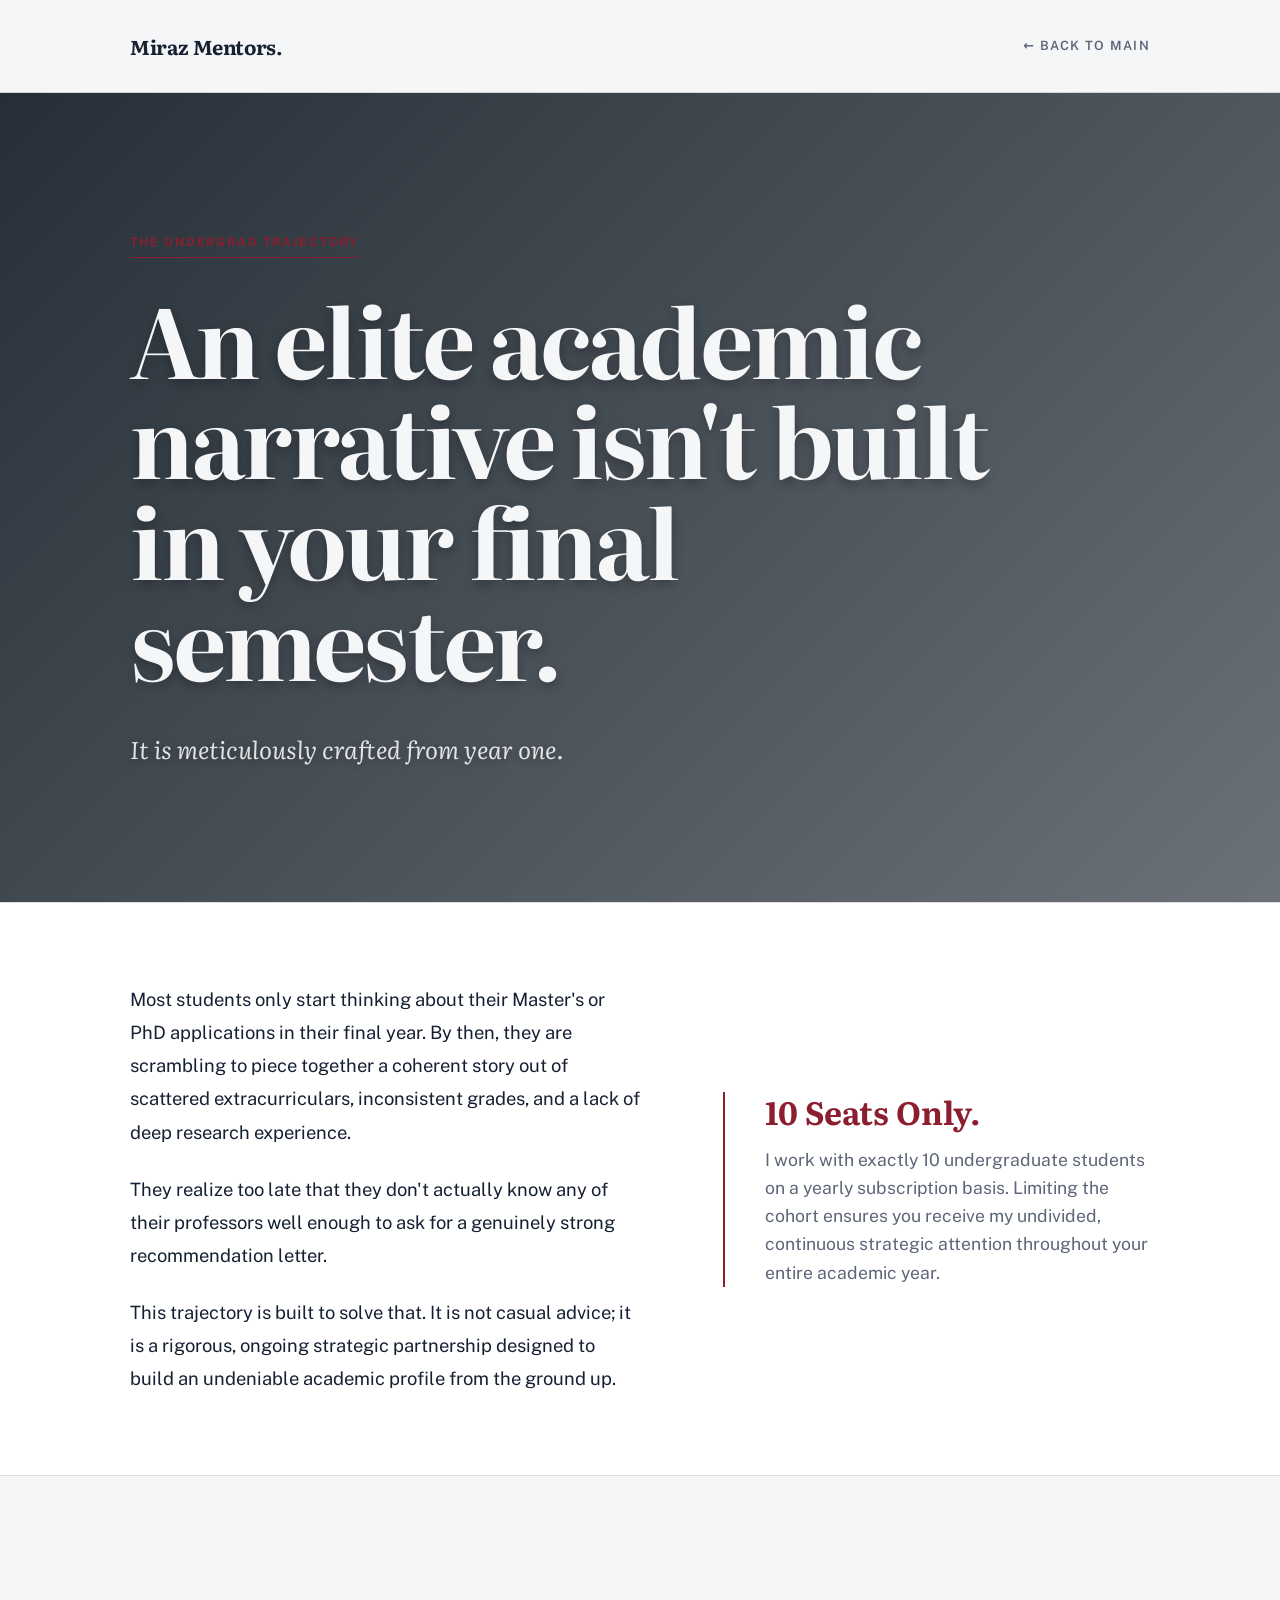
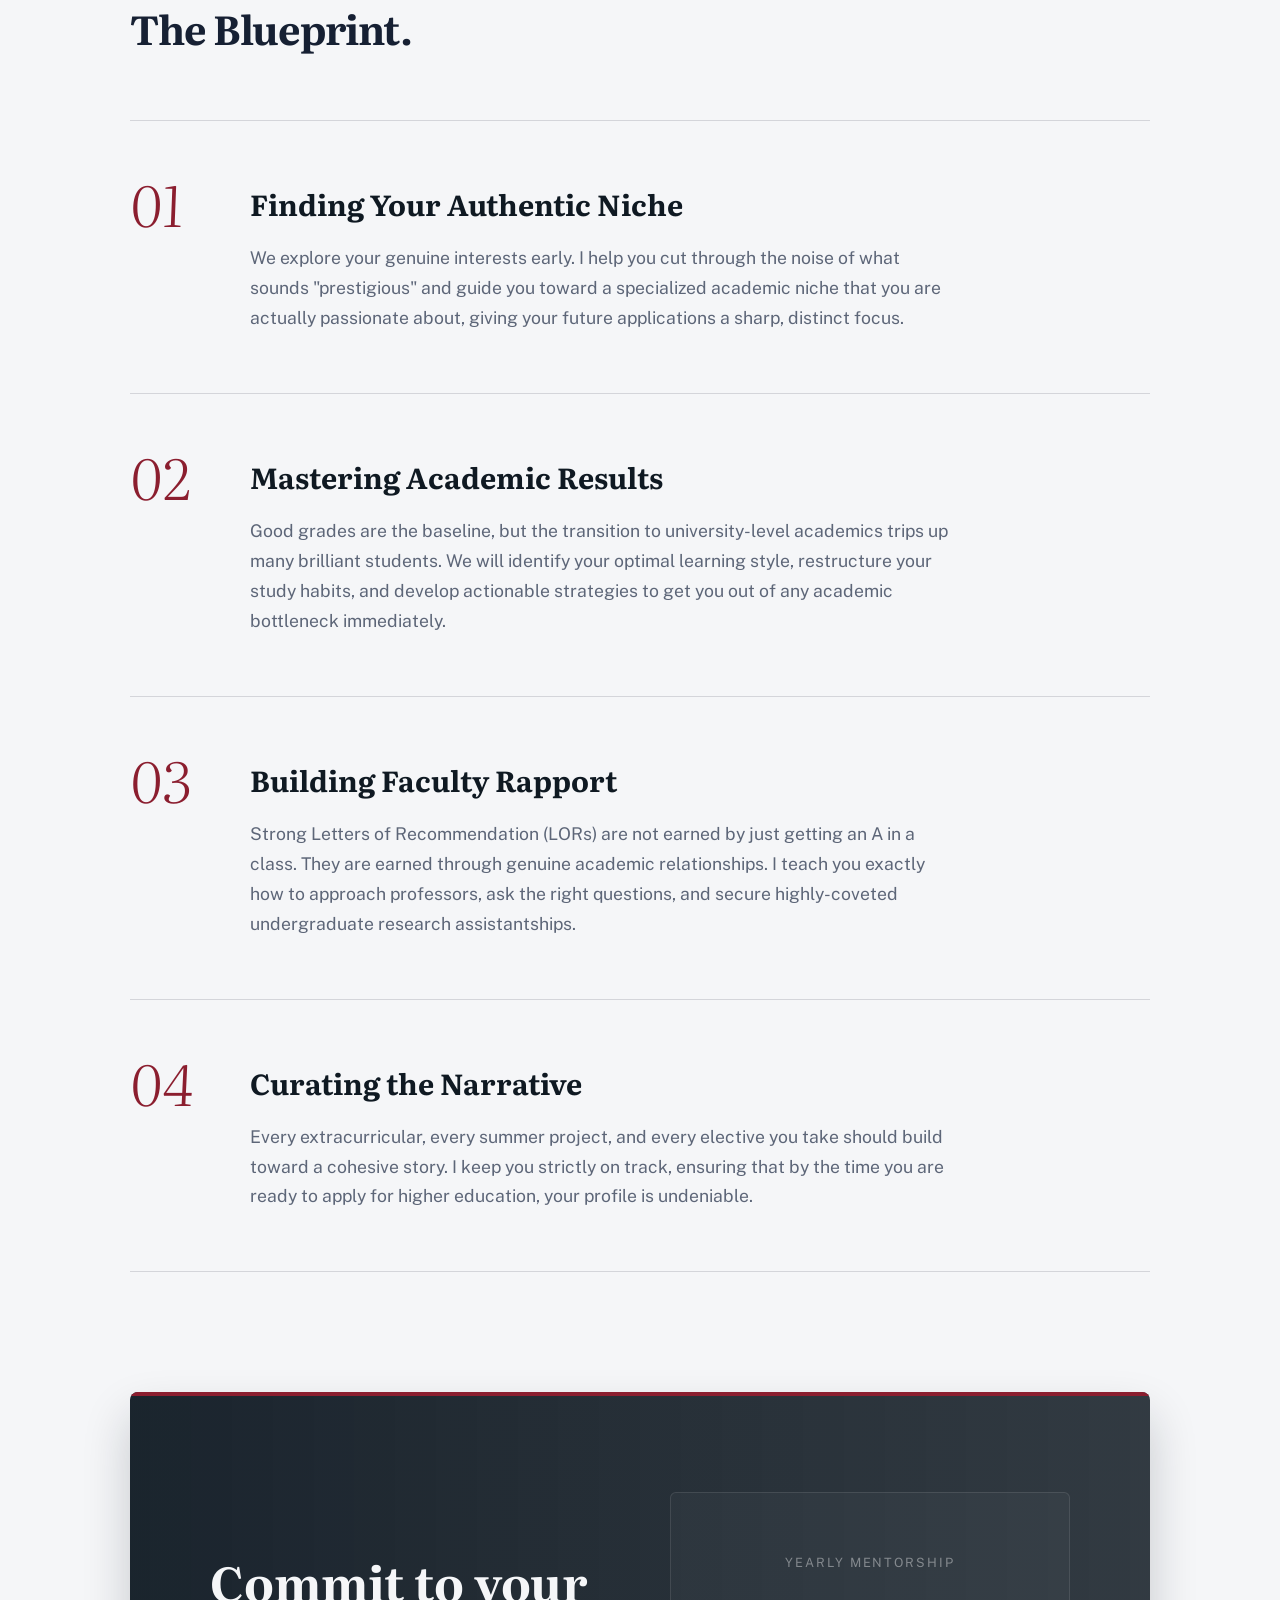
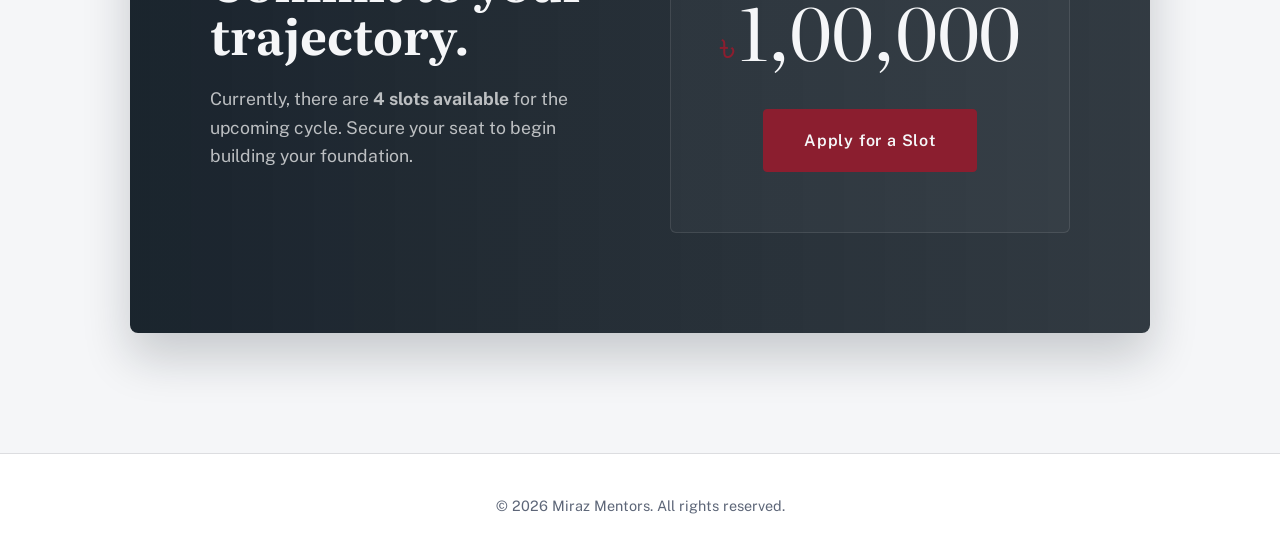
<file: undergrad.html>
<!DOCTYPE html>
<html lang="en">
<head>
<meta charset="UTF-8">
<meta name="viewport" content="width=device-width, initial-scale=1.0">
<title>The Undergrad Trajectory — Miraz Mentors</title>
<meta name="description" content="A premium, year-long academic mentorship for undergraduate students. Build your narrative from day one.">
<link rel="icon" type="image/png" href="assets/MirazMentors_profile_circle_navy.png">
<link rel="preconnect" href="https://fonts.googleapis.com">
<link rel="preconnect" href="https://fonts.gstatic.com" crossorigin>
<link href="https://fonts.googleapis.com/css2?family=Public+Sans:wght@300;400;500;600;700&family=Literata:ital,opsz,wght@0,7..72,300;0,7..72,400;0,7..72,500;0,7..72,600;0,7..72,700;1,7..72,300;1,7..72,400;1,7..72,500;1,7..72,600;1,7..72,700&display=swap" rel="stylesheet">
<style>
  /* Oxford Desk Premium System */
  :root {
    --ink: #162033;
    --ink-deep: #0F1922;
    --ink-soft: #5D6678;
    --paper: #F5F6F8;
    --paper-warm: #FFFFFF;
    --gold: #8B1E2F;
    --line: rgba(22, 32, 51, 0.15);
    
    --serif: 'Literata', Georgia, serif;
    --sans: 'Public Sans', system-ui, sans-serif;
    --transition: all 0.4s cubic-bezier(0.16, 1, 0.3, 1);
  }
  
  *, *::before, *::after { box-sizing: border-box; margin: 0; padding: 0; }
  body { 
    font-family: var(--sans); 
    background: var(--paper); 
    color: var(--ink); 
    line-height: 1.6; 
    -webkit-font-smoothing: antialiased; 
    overflow-x: hidden;
  }
  
  .wrap { max-width: 1100px; margin: 0 auto; padding: 0 40px; }
  
  /* Header */
  .site-header { 
    padding: 30px 0; 
    border-bottom: 1px solid var(--line); 
  }
  .header-nav { display: flex; justify-content: space-between; align-items: center; }
  .logo-text { font-family: var(--serif); font-weight: 700; font-size: 1.25rem; color: var(--ink); text-decoration: none; letter-spacing: -0.02em; }
  .back-link { font-family: var(--sans); font-size: 0.8rem; font-weight: 600; color: var(--ink-soft); text-decoration: none; text-transform: uppercase; letter-spacing: 0.1em; transition: var(--transition); }
  .back-link:hover { color: var(--ink); }

  /* Hero Editorial */
  .hero-section { padding: 120px 0 80px; }
  .eyebrow { display: inline-block; font-size: 0.75rem; text-transform: uppercase; letter-spacing: 0.15em; color: var(--gold); font-weight: 700; margin-bottom: 30px; border-bottom: 1px solid var(--gold); padding-bottom: 4px; }
  .hero-section h1 { font-family: var(--serif); font-size: clamp(3.5rem, 8vw, 6rem); line-height: 1.05; letter-spacing: -0.03em; color: var(--ink-deep); margin-bottom: 40px; max-width: 900px; }
  .hero-intro { font-size: 1.5rem; color: var(--ink-soft); font-family: var(--serif); font-style: italic; max-width: 700px; line-height: 1.5; }

  /* The Manifesto */
  .manifesto-section { padding: 80px 0; border-top: 1px solid var(--line); border-bottom: 1px solid var(--line); background: var(--paper-warm); }
  .manifesto-grid { display: grid; grid-template-columns: 1.2fr 1fr; gap: 80px; align-items: center; }
  .manifesto-text p { font-size: 1.15rem; color: var(--ink); line-height: 1.8; margin-bottom: 24px; }
  .manifesto-text p:last-child { margin-bottom: 0; }
  
  .manifesto-callout { border-left: 2px solid var(--gold); padding-left: 40px; }
  .manifesto-callout h3 { font-family: var(--serif); font-size: 2rem; color: var(--gold); margin-bottom: 16px; line-height: 1.2; }
  .manifesto-callout p { font-size: 1.1rem; color: var(--ink-soft); line-height: 1.6; }

  /* The Curriculum (Value Pillars) */
  .curriculum-section { padding: 120px 0; }
  .sec-title { font-family: var(--serif); font-size: 2.5rem; letter-spacing: -0.02em; margin-bottom: 60px; }
  
  .c-item { display: grid; grid-template-columns: 80px 1fr; gap: 40px; padding: 60px 0; border-top: 1px solid var(--line); }
  .c-item:last-child { border-bottom: 1px solid var(--line); }
  .c-num { font-family: var(--serif); font-size: 3.5rem; line-height: 0.8; color: var(--gold); font-weight: 300; font-style: italic; }
  .c-content h3 { font-family: var(--serif); font-size: 1.8rem; margin-bottom: 16px; color: var(--ink-deep); }
  .c-content p { font-size: 1.1rem; color: var(--ink-soft); line-height: 1.7; max-width: 700px; }

  /* Pitch Box */
  .pitch-section { padding: 0 0 120px; }
  .pitch-box { background: linear-gradient(to right, rgba(15, 25, 34, 0.95), rgba(15, 25, 34, 0.85)), url('https://images.unsplash.com/photo-1462642109801-4ac2971a3a51?auto=format&fit=crop&w=2000&q=80') center/cover no-repeat; padding: 100px 80px; border-radius: 8px; display: grid; grid-template-columns: 1fr 1fr; gap: 60px; align-items: center; box-shadow: 0 24px 48px rgba(15, 25, 34, 0.2); position: relative; overflow: hidden; }
  .pitch-box::before { content: ''; position: absolute; top: 0; left: 0; right: 0; height: 4px; background: var(--gold); }
  
  .pitch-left h2 { font-family: var(--serif); font-size: 3rem; color: var(--paper); line-height: 1.1; margin-bottom: 24px; }
  .pitch-left p { font-size: 1.1rem; color: rgba(255,255,255,0.7); line-height: 1.6; }
  
  .pitch-right { text-align: center; background: rgba(255,255,255,0.03); padding: 60px 40px; border: 1px solid rgba(255,255,255,0.1); border-radius: 6px; }
  .pitch-price { display: flex; align-items: baseline; justify-content: center; margin-bottom: 30px; }
  .pitch-price .currency { font-size: 2.5rem; color: var(--gold); margin-right: 4px; }
  .pitch-price .amount { font-family: var(--serif); font-size: 4.5rem; color: var(--paper); line-height: 1; letter-spacing: -0.02em; }
  .pitch-price .duration { font-size: 1.1rem; color: rgba(255,255,255,0.5); font-style: italic; margin-left: 8px; }
  
  .btn-primary { display: inline-flex; justify-content: center; align-items: center; background: var(--gold); color: var(--paper); padding: 18px 40px; border-radius: 4px; text-decoration: none; font-weight: 600; font-size: 1rem; letter-spacing: 0.05em; transition: var(--transition); border: 1px solid var(--gold); }
  .btn-primary:hover { background: transparent; color: var(--gold); }

  @media (max-width: 900px) {
    .manifesto-grid, .pitch-box { grid-template-columns: 1fr; gap: 60px; }
    .pitch-box { padding: 60px 40px; }
    .c-item { grid-template-columns: 1fr; gap: 20px; padding: 40px 0; }
    .c-num { font-size: 2.5rem; }
  }
</style>
</head>
<body>

<header class="site-header">
  <div class="wrap header-nav">
    <a href="https://mirazhossain.com/mentors" class="logo-text">Miraz Mentors.</a>
    <a href="https://mirazhossain.com/mentors" class="back-link">← Back to Main</a>
  </div>
</header>

<main>
  <!-- HERO -->
  <section class="hero-section" style="
  height: calc(100vh - 91px);
  min-height: 600px;
  display: flex;
  align-items: center;
  background: linear-gradient(135deg, rgba(15, 25, 34, 0.9) 0%, rgba(15, 25, 34, 0.6) 100%), url('https://images.unsplash.com/photo-1498243691581-b145c3f54a5a?auto=format&fit=crop&w=2500&q=80') center/cover no-repeat;
  padding: 0;
">
  <div class="wrap" style="width: 100%;">
    <div style="max-width: 900px;">
      <span class="eyebrow" style="color: var(--gold); border-bottom-color: var(--gold);">The Undergrad Trajectory</span>
      <h1 style="color: var(--paper); text-shadow: 0 4px 12px rgba(0,0,0,0.3);">An elite academic narrative isn't built in your final semester.</h1>
      <p class="hero-intro" style="color: rgba(255,255,255,0.85); text-shadow: 0 2px 8px rgba(0,0,0,0.3);">It is meticulously crafted from year one.</p>
    </div>
  </div>
</section>

  <!-- THE MANIFESTO -->
  <section class="manifesto-section">
    <div class="wrap manifesto-grid">
      <div class="manifesto-text">
        <p>Most students only start thinking about their Master's or PhD applications in their final year. By then, they are scrambling to piece together a coherent story out of scattered extracurriculars, inconsistent grades, and a lack of deep research experience.</p>
        <p>They realize too late that they don't actually know any of their professors well enough to ask for a genuinely strong recommendation letter.</p>
        <p>This trajectory is built to solve that. It is not casual advice; it is a rigorous, ongoing strategic partnership designed to build an undeniable academic profile from the ground up.</p>
      </div>
      <div class="manifesto-callout">
        <h3>10 Seats Only.</h3>
        <p>I work with exactly 10 undergraduate students on a yearly subscription basis. Limiting the cohort ensures you receive my undivided, continuous strategic attention throughout your entire academic year.</p>
      </div>
    </div>
  </section>

  <!-- THE CURRICULUM -->
  <section class="curriculum-section">
    <div class="wrap">
      <h2 class="sec-title">The Blueprint.</h2>
      
      <div class="c-item">
        <div class="c-num">01</div>
        <div class="c-content">
          <h3>Finding Your Authentic Niche</h3>
          <p>We explore your genuine interests early. I help you cut through the noise of what sounds "prestigious" and guide you toward a specialized academic niche that you are actually passionate about, giving your future applications a sharp, distinct focus.</p>
        </div>
      </div>
      
      <div class="c-item">
        <div class="c-num">02</div>
        <div class="c-content">
          <h3>Mastering Academic Results</h3>
          <p>Good grades are the baseline, but the transition to university-level academics trips up many brilliant students. We will identify your optimal learning style, restructure your study habits, and develop actionable strategies to get you out of any academic bottleneck immediately.</p>
        </div>
      </div>

      <div class="c-item">
        <div class="c-num">03</div>
        <div class="c-content">
          <h3>Building Faculty Rapport</h3>
          <p>Strong Letters of Recommendation (LORs) are not earned by just getting an A in a class. They are earned through genuine academic relationships. I teach you exactly how to approach professors, ask the right questions, and secure highly-coveted undergraduate research assistantships.</p>
        </div>
      </div>

      <div class="c-item">
        <div class="c-num">04</div>
        <div class="c-content">
          <h3>Curating the Narrative</h3>
          <p>Every extracurricular, every summer project, and every elective you take should build toward a cohesive story. I keep you strictly on track, ensuring that by the time you are ready to apply for higher education, your profile is undeniable.</p>
        </div>
      </div>

    </div>
  </section>

  <!-- PITCH & PRICING -->
  <section class="pitch-section">
    <div class="wrap">
      <div class="pitch-box">
        <div class="pitch-left">
          <h2>Commit to your trajectory.</h2>
          <p>Currently, there are <strong>4 slots available</strong> for the upcoming cycle. Secure your seat to begin building your foundation.</p>
        </div>
        <div class="pitch-right">
          <div style="font-size: 0.8rem; text-transform: uppercase; letter-spacing: 0.15em; color: rgba(255,255,255,0.4); margin-bottom: 20px;">Yearly Mentorship</div>
          <div class="pitch-price">
            <span class="currency">৳</span>
            <span class="amount">1,00,000</span>
          </div>
          <a href="https://docs.google.com/forms/d/e/1FAIpQLSfRdKo-xU5BMQUUrWLnGfhw4Zheixrhl3XvlQOpE4dVat0g1Q/viewform" target="_blank" rel="noopener" class="btn-primary">Apply for a Slot</a>
        </div>
      </div>
    </div>
  </section>
</main>

<footer style="text-align: center; padding: 40px; border-top: 1px solid var(--line); color: var(--ink-soft); font-size: 0.9rem; background: var(--paper-warm);">
  © 2026 Miraz Mentors. All rights reserved.
</footer>

</body>
</html>
</file>
